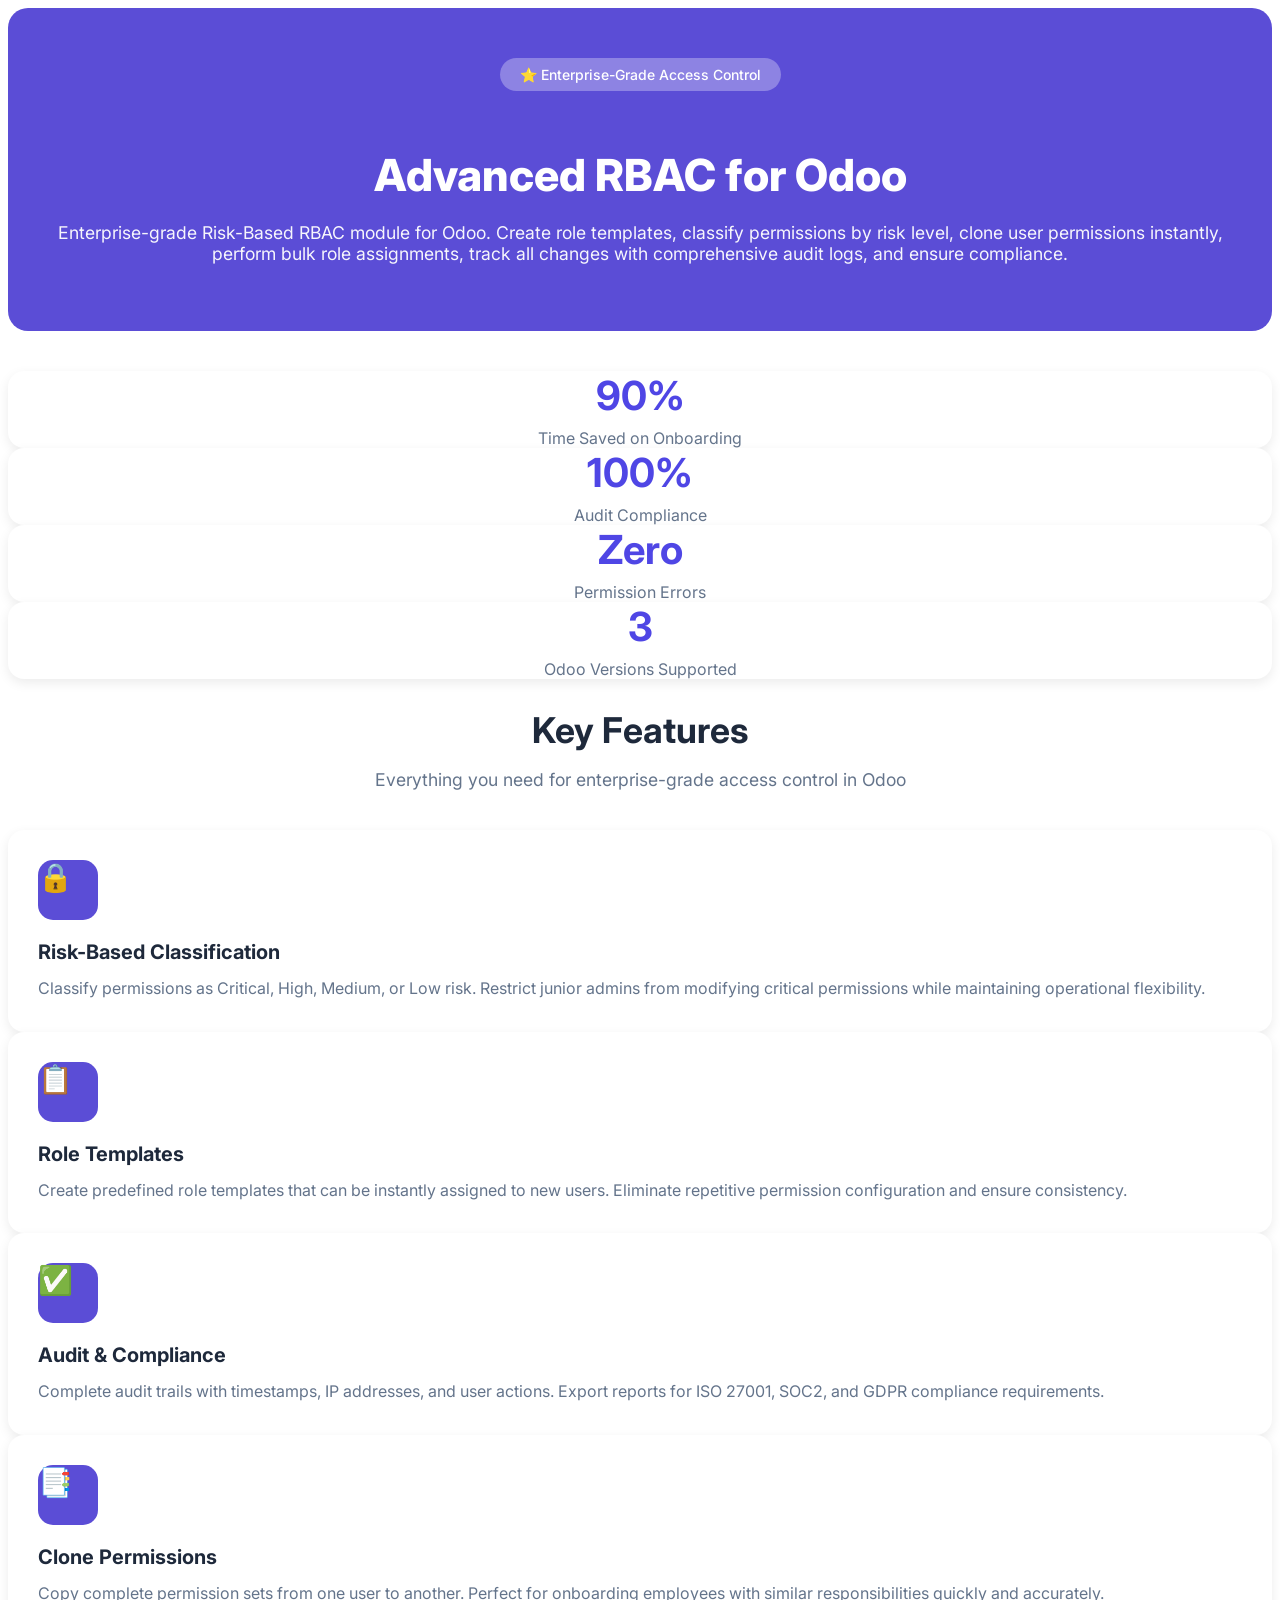
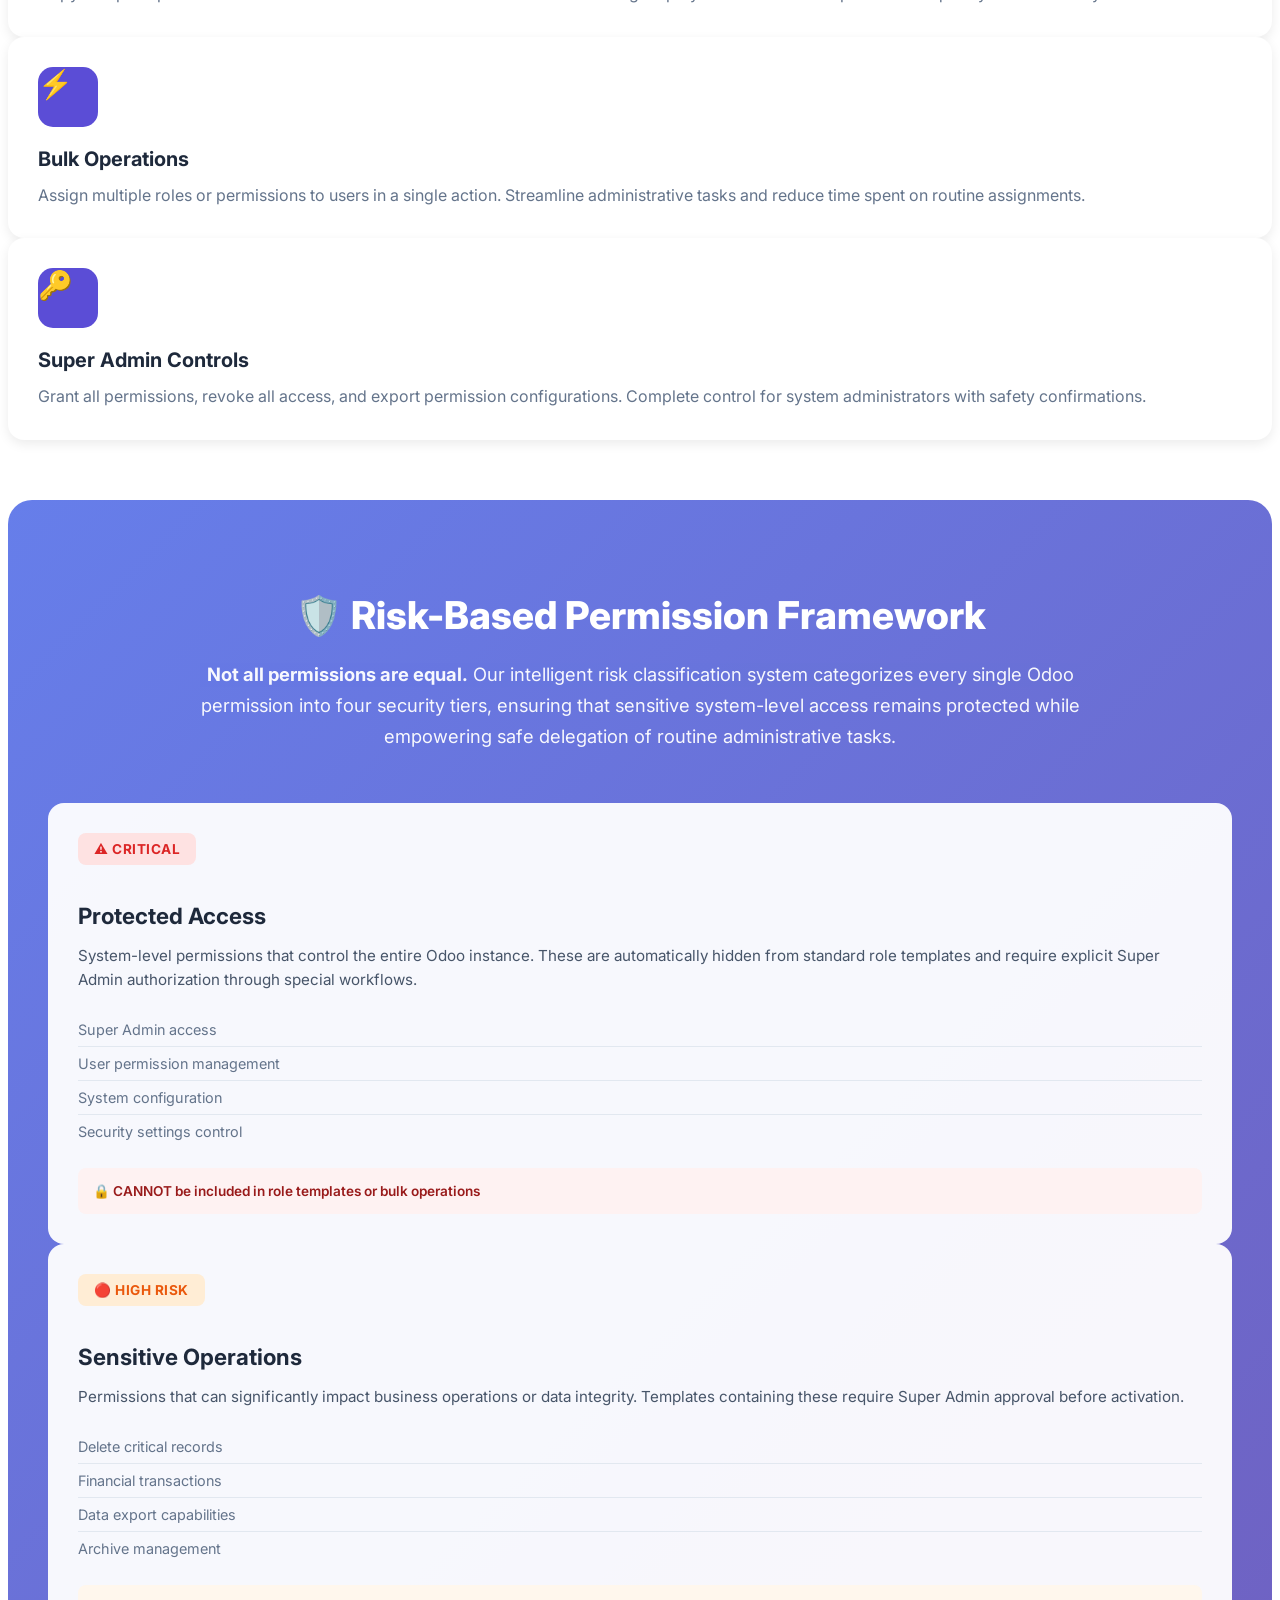
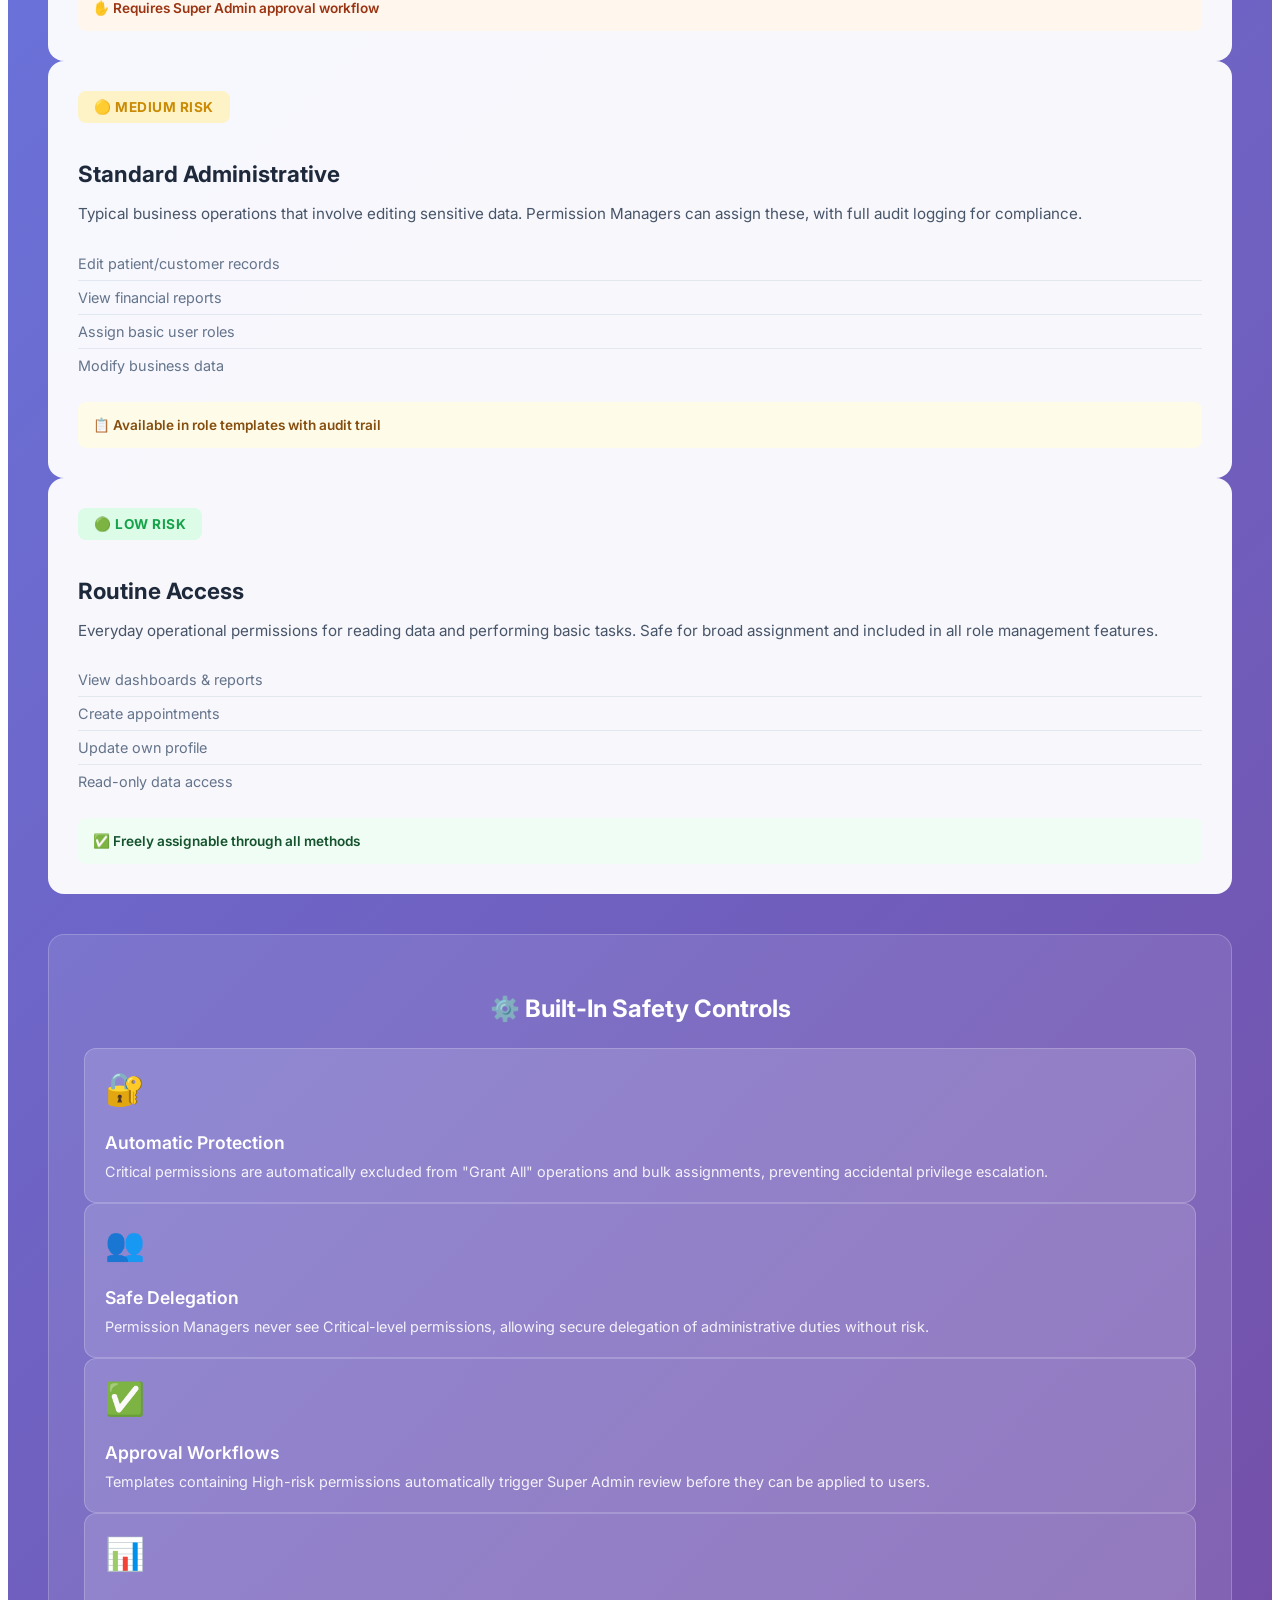
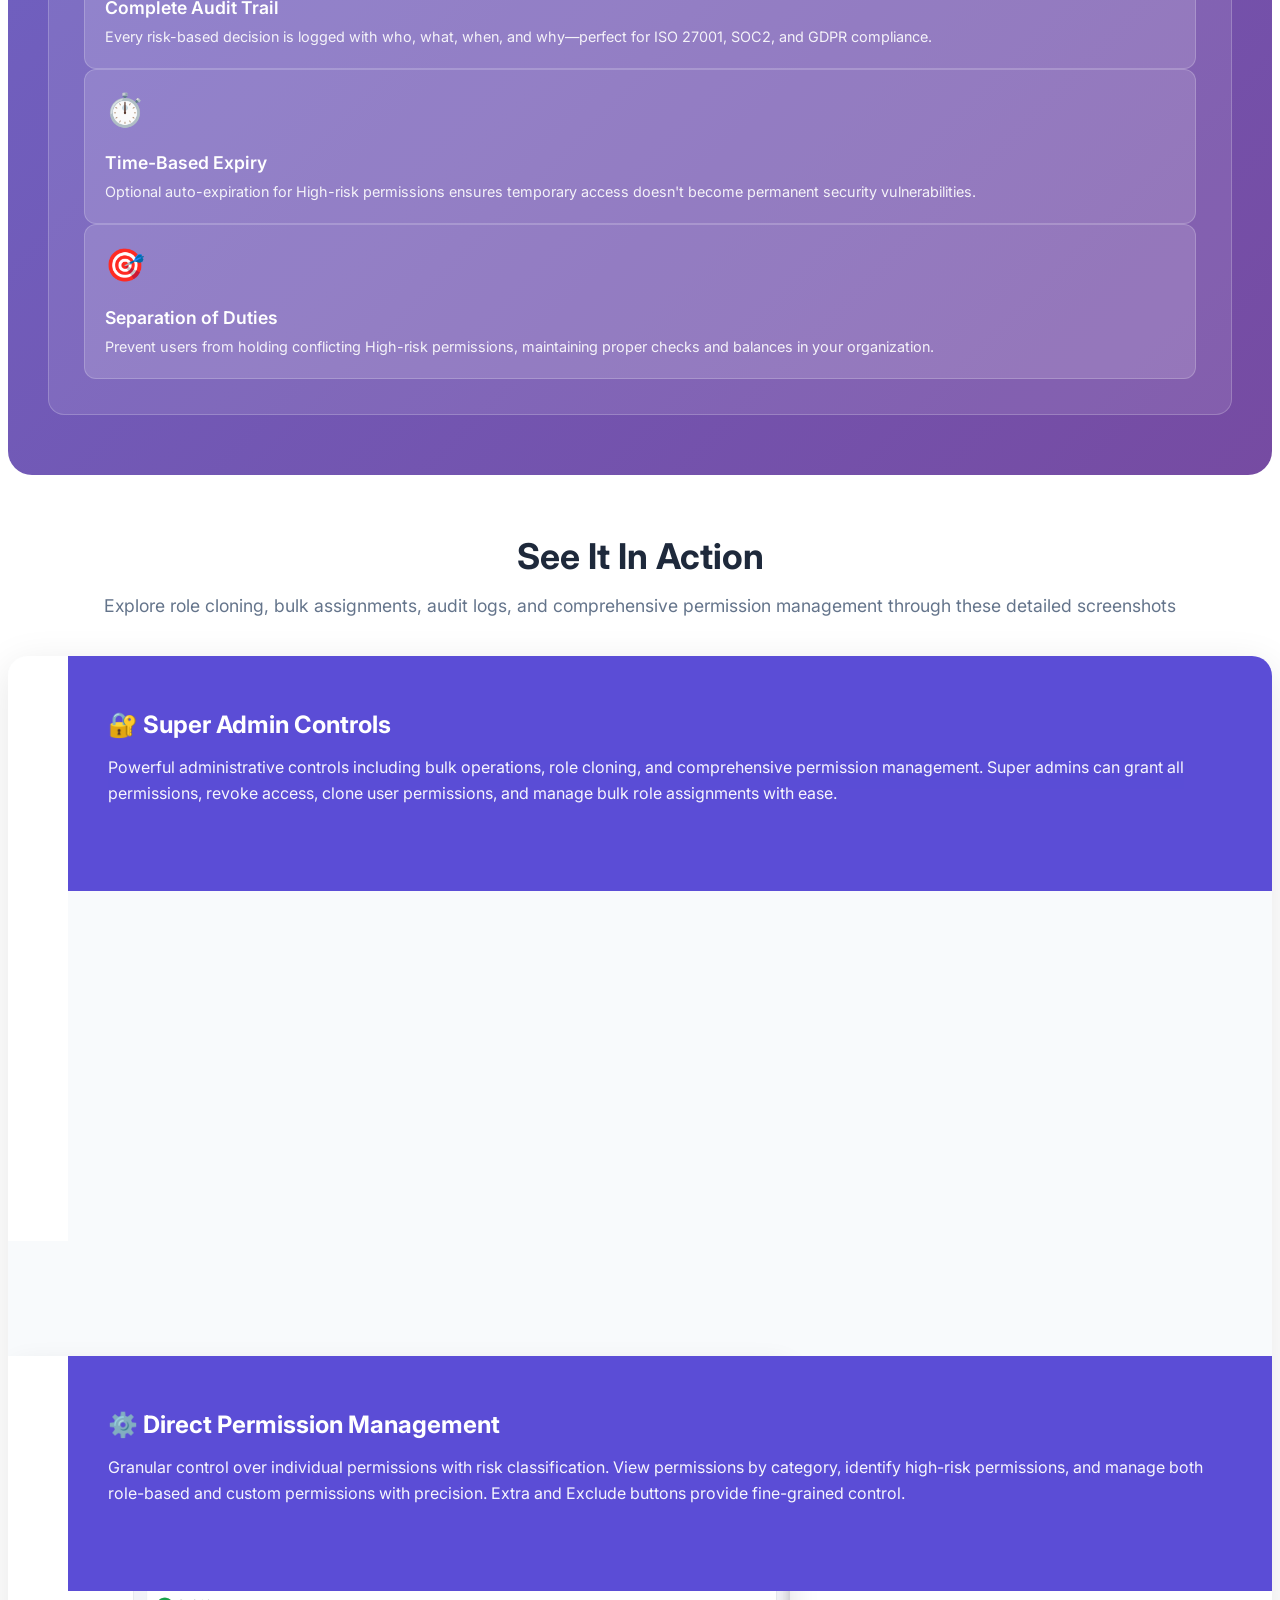
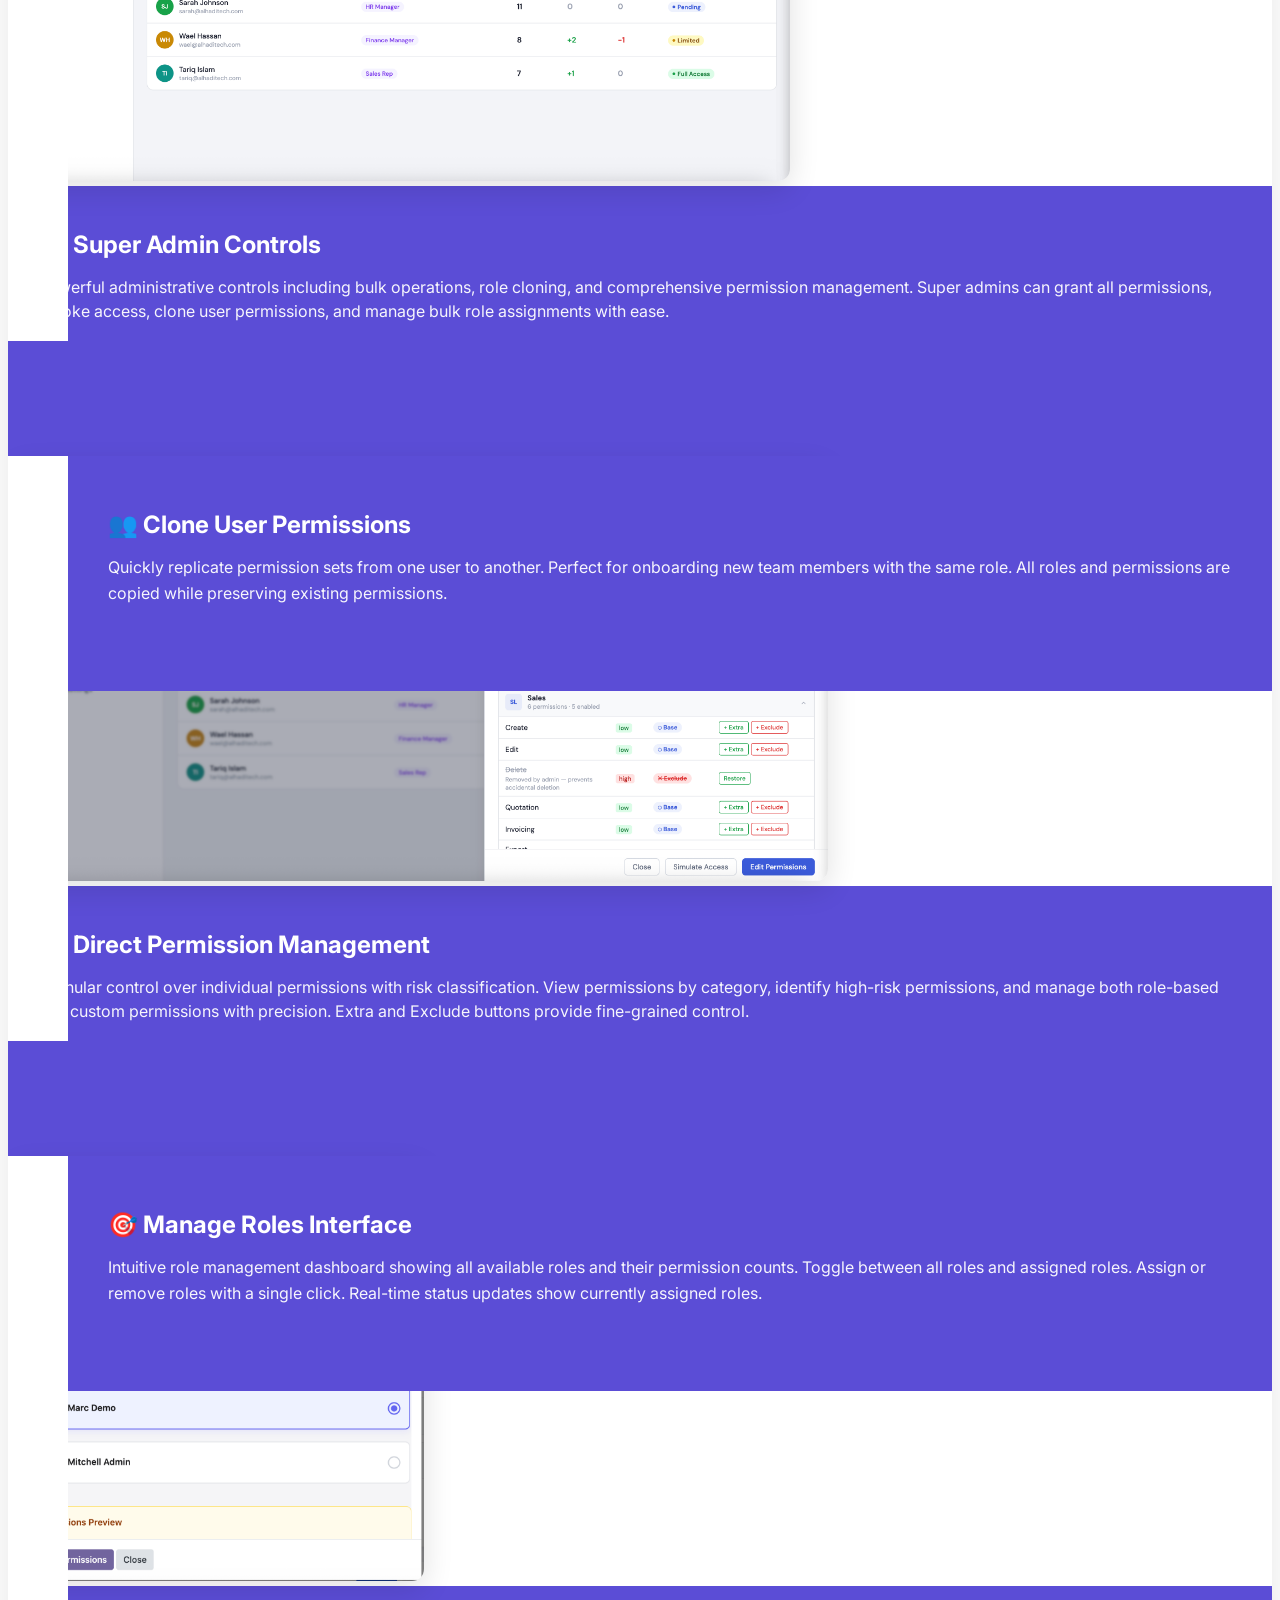
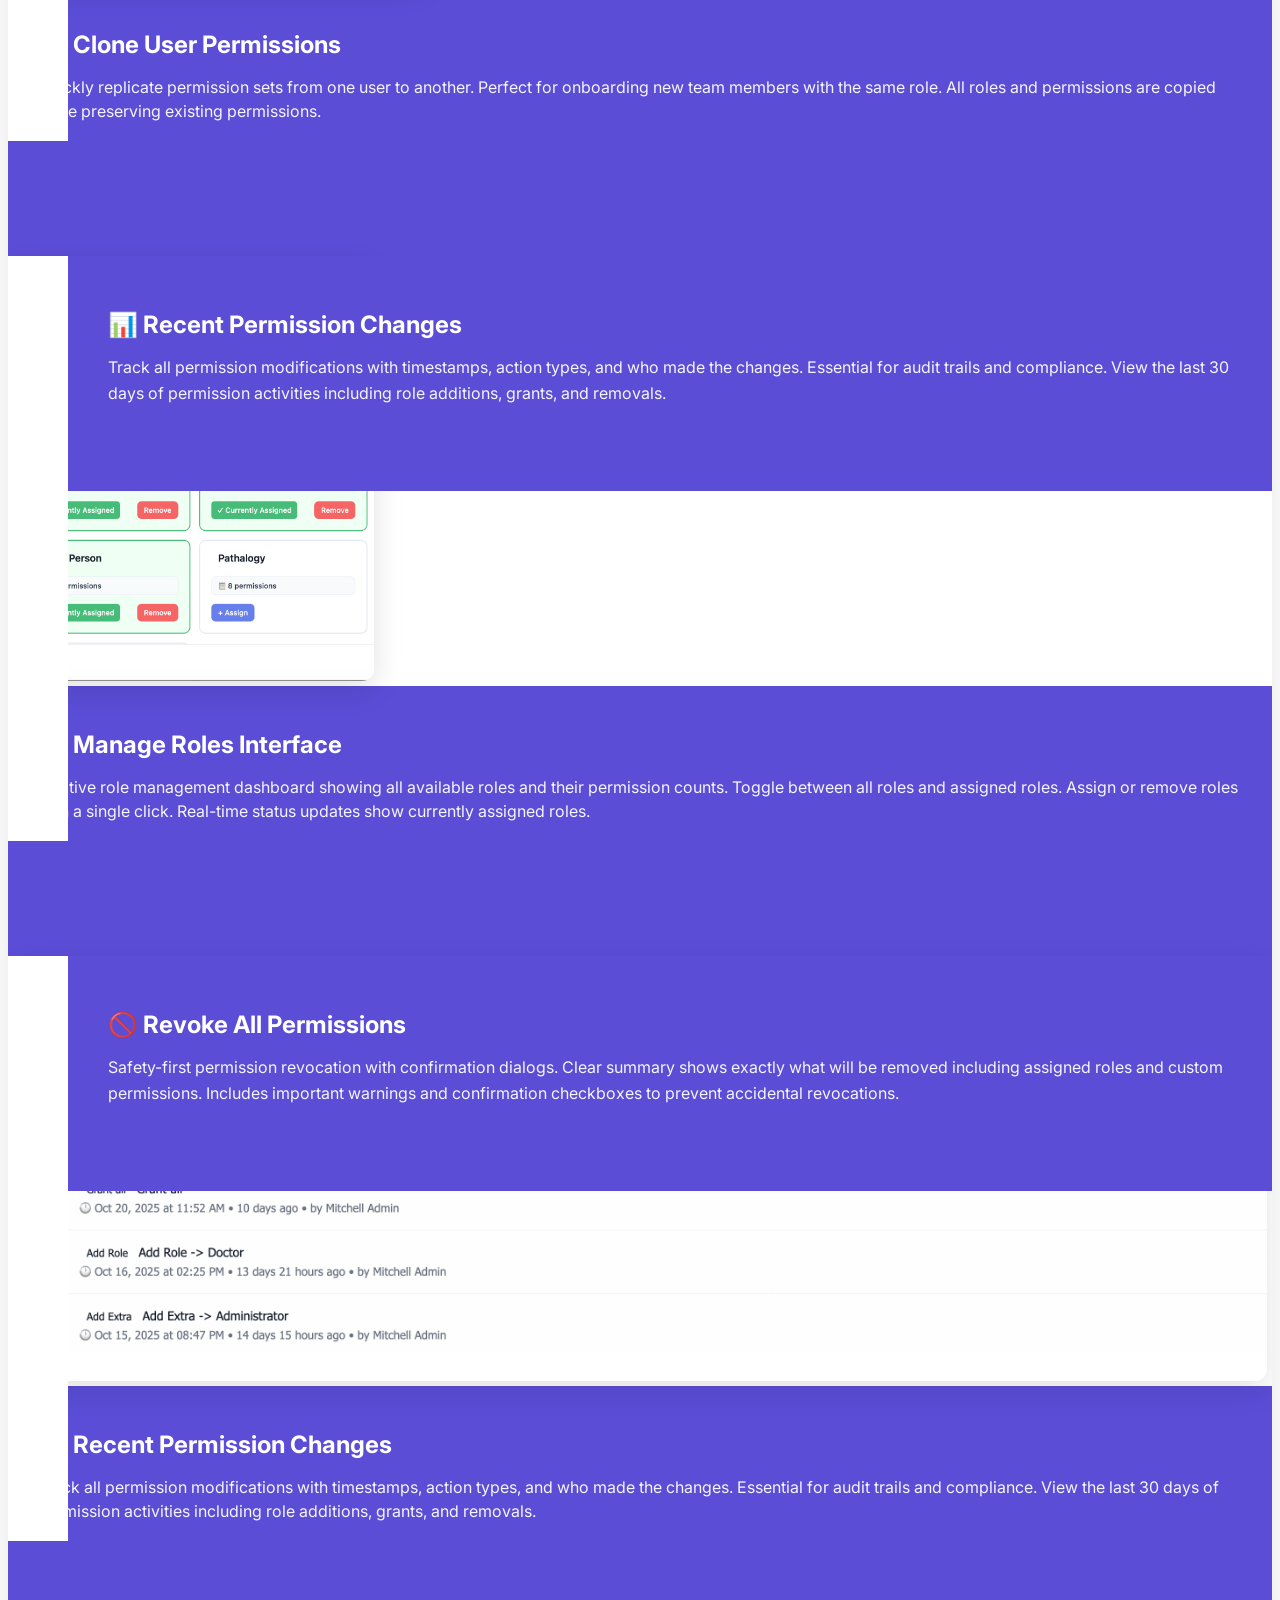
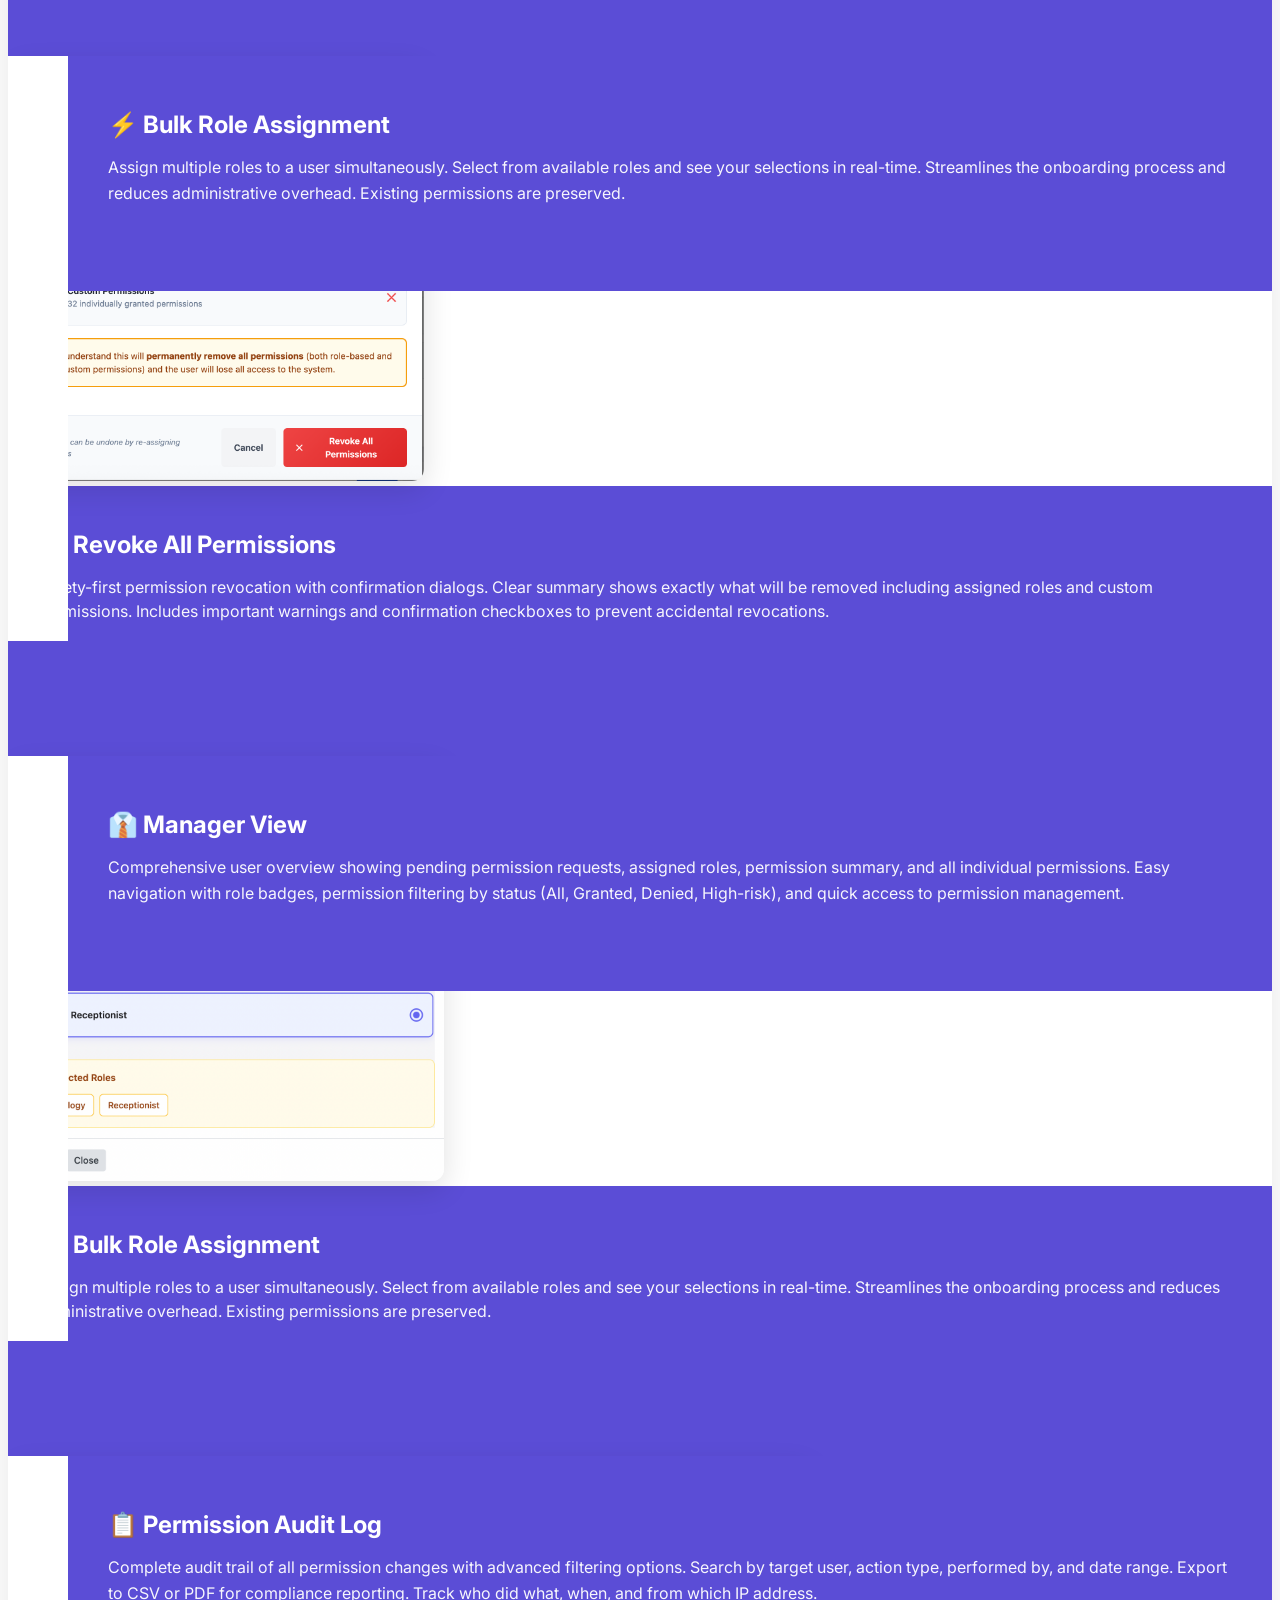
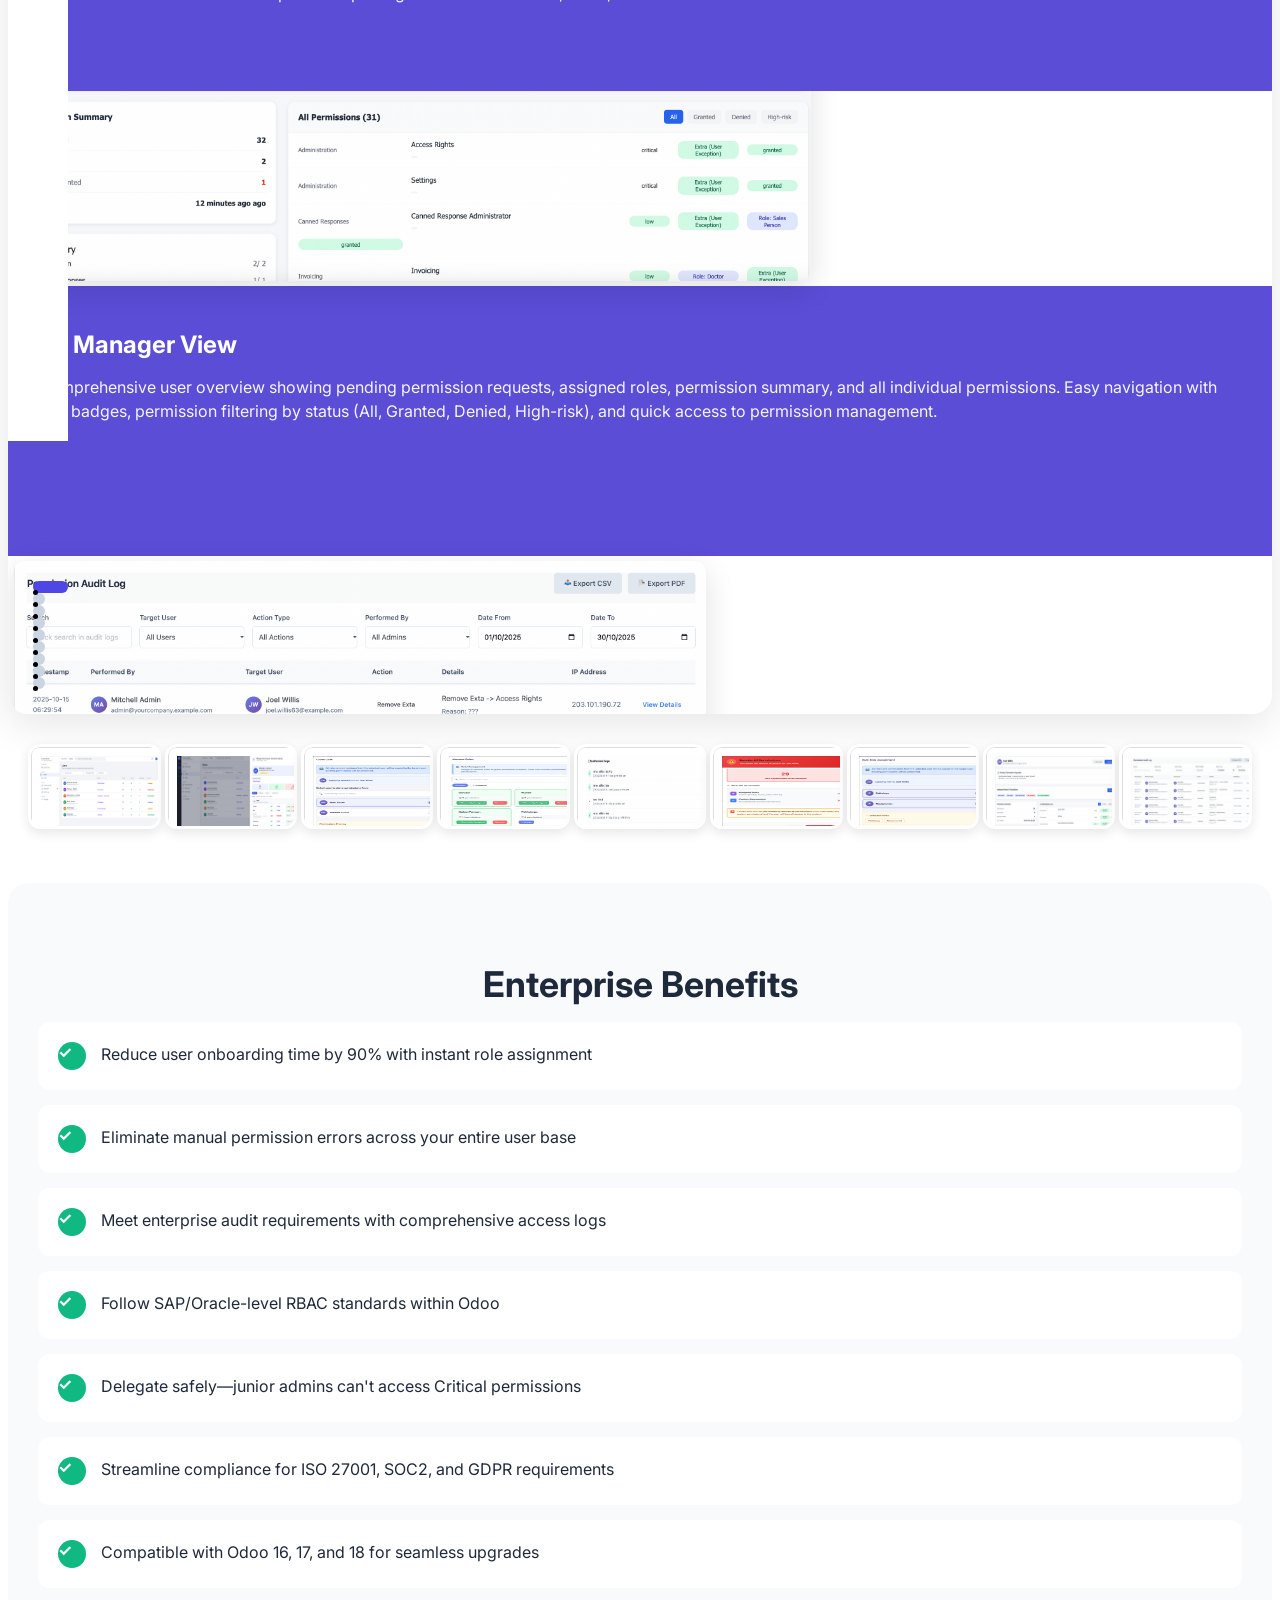
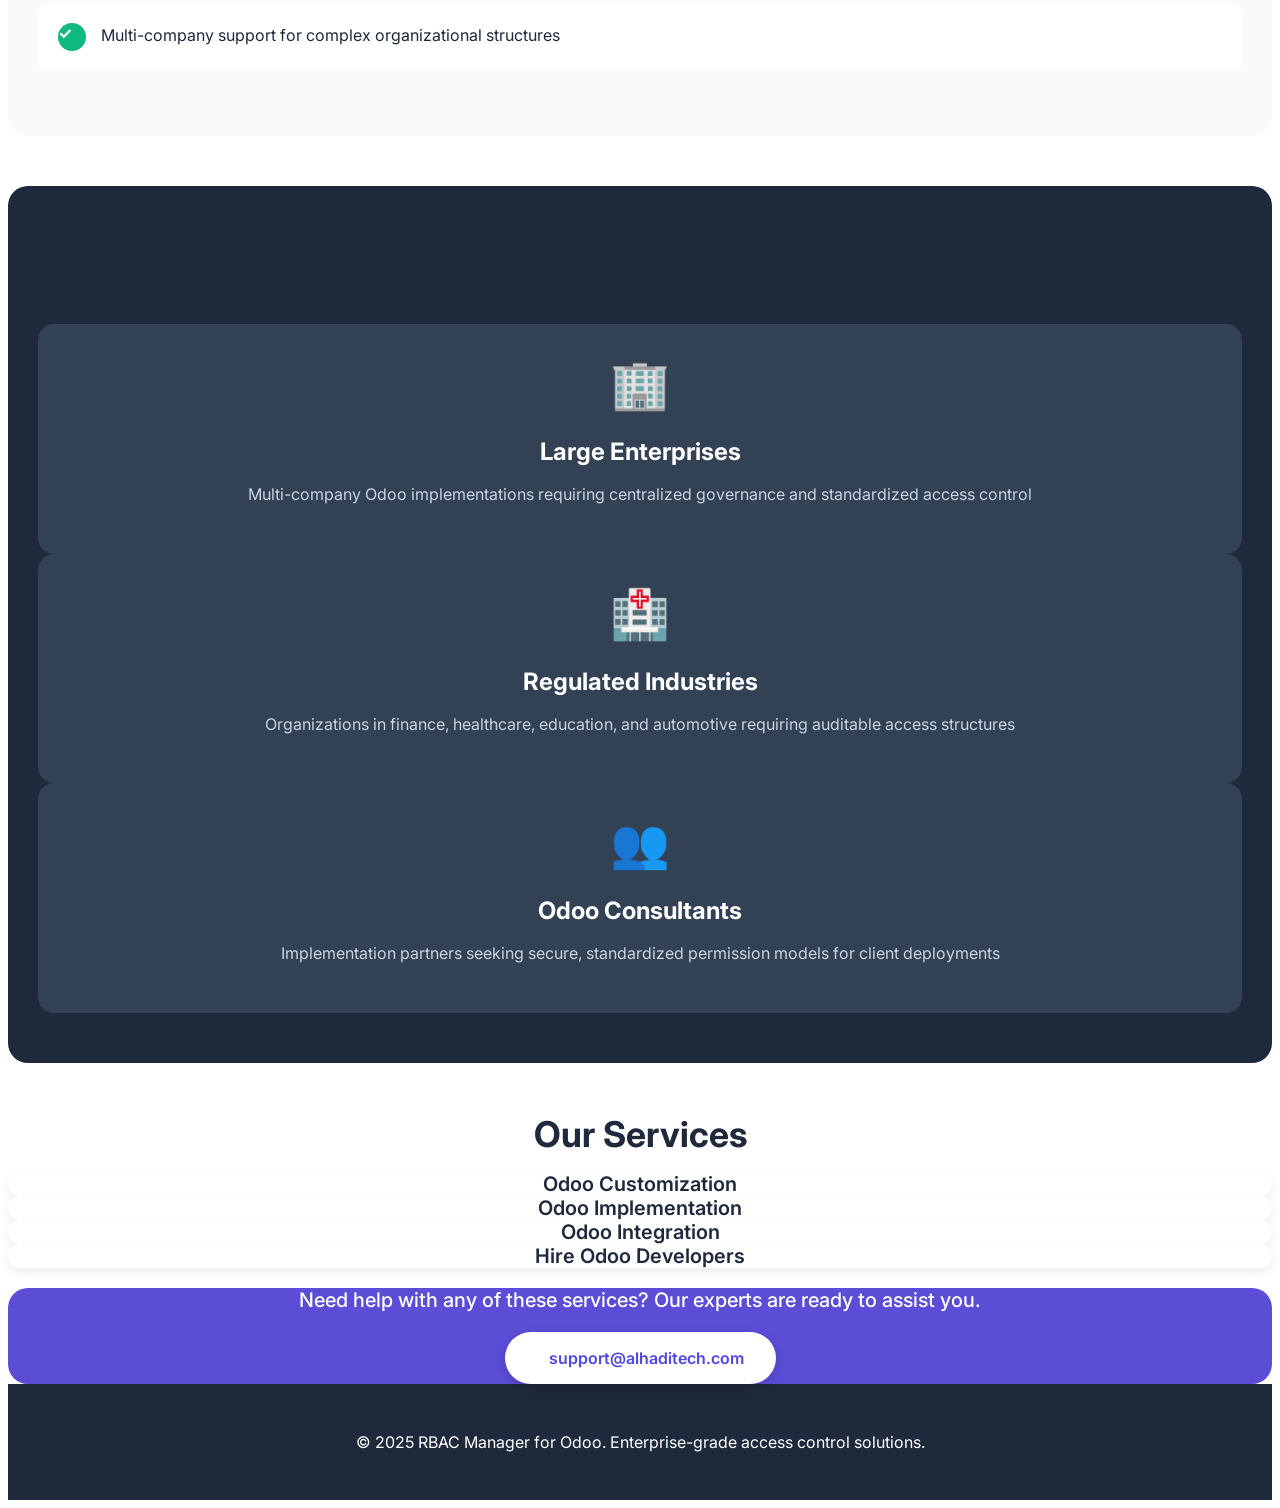
<file: rbac_manager/static/description/index.html>
<!DOCTYPE html>
<html lang="en">

<head>
    <title>Advanced RBAC & Access Management for Odoo | Simplify User Roles & Permissions</title>
    <meta charset="utf-8">
    <meta content="width=device-width, initial-scale=1" name="viewport">
    <meta name="description"
          content="Advanced Role-Based Access Control (RBAC) for Odoo. Simplify user role management, automate access rights, assign permissions by risk level, and enhance security with audit logs and role templates. Perfect for enterprises needing advanced user and access control.">
    <meta name="keywords"
          content="Odoo RBAC, advanced user roles, access management, rights management, permission management, user access control, advanced user management, simplify access management, role-based access, Odoo user security, Odoo enterprise roles, user permissions, role templates, bulk user assignment, security audit logs, Odoo rights manager, Odoo access restriction, Odoo security module, advanced Odoo admin tools, access control Odoo 17, Odoo 18 RBAC">
    <meta name="robots" content="index, follow">
    <meta property="og:title" content="Advanced RBAC & Access Management for Odoo">
    <meta property="og:description"
          content="Powerful RBAC module for Odoo to manage users, roles, and permissions easily. Includes risk-level classification, cloning, and detailed audit trails.">
    <meta property="og:type" content="website">
    <meta property="og:image"
          content="https://apps.odoocdn.com/web/image/loempia.module/272820/icon_image/84x84?unique=741c2f1">
    <meta property="og:url" content="https://apps.odoo.com/apps/modules/19.0/rbac_manager">
    <meta name="twitter:card" content="summary_large_image">
    <link href="https://fonts.googleapis.com" rel="preconnect">
    <link crossorigin href="https://fonts.gstatic.com" rel="preconnect">
    <link href="https://fonts.googleapis.com/css2?family=Inter:wght@300;400;500;600;700;800&display=swap"
          rel="stylesheet">
    <style>
        body {
            font-family: 'Inter', sans-serif;
            background-color: #fff;
        }

        /* Carousel Controls */
        .rbac-carousel .carousel-control-prev:hover,
        .rbac-carousel .carousel-control-next:hover {
            transform: scale(1.1);
            box-shadow: 0 6px 20px rgba(0, 0, 0, 0.3);
        }

        /* Carousel Indicators */
        .rbac-carousel .carousel-indicators [data-bs-target] {
            width: 12px;
            height: 12px;
            border-radius: 50%;
            background-color: #cbd5e1;
            border: none;
            opacity: 1;
            transition: all 0.3s ease;
        }

        .rbac-carousel .carousel-indicators .active {
            background-color: #4f46e5;
            width: 35px;
            border-radius: 6px;
        }

        /* Thumbnails */
        .rbac-thumbnails .rbac-thumbnail.active {
            border-color: #4f46e5;
            box-shadow: 0 8px 24px rgba(79, 70, 229, 0.3);
        }

        /* Responsive */
        @media (max-width: 768px) {
            .rbac-carousel .carousel-item {
                height: 500px;
            }

            .rbac-slide-image-wrapper {
                padding: 20px;
            }

            .rbac-slide-caption {
                padding: 20px 25px;
            }

            .rbac-carousel .carousel-control-prev,
            .rbac-carousel .carousel-control-next {
                width: 45px;
                height: 45px;
            }

            .rbac-carousel .carousel-control-prev {
                left: 10px;
            }

            .rbac-carousel .carousel-control-next {
                right: 10px;
            }
        }
    </style>
</head>

<body>
<section class="py-3" style="background-color: #fff;">
    <div class="container">
        <div class="px-md-5 py-md-4 p-2 mb-4 bg-white shadow" style="border-radius: 20px;">

            <!-- Hero Section -->
            <div class="rbac-hero"
                 style="background-color: #5b4dd6;color: white;border-radius: 20px;padding: 50px 30px;text-align: center;margin-bottom: 40px;">
                <div class="rbac-badge"
                     style="display: inline-block;background-color: rgba(255, 255, 255, 0.3);padding: 8px 20px;border-radius: 50px;font-size: 14px;font-weight: 500;margin-bottom: 20px;">
                    ⭐ Enterprise-Grade Access Control
                </div>
                <h1 style="font-size: calc(1.8rem + 1.2vw);font-weight: 800;margin-bottom: 20px;">Advanced RBAC for
                    Odoo</h1>
                <p class="px-md-5 mb-0" style="font-size: 1.1rem;opacity: 0.95;">Enterprise-grade Risk-Based RBAC module
                    for Odoo. Create role templates,
                    classify permissions by risk level, clone user permissions instantly, perform bulk role assignments,
                    track all changes with comprehensive audit logs, and ensure compliance.</p>
            </div>

            <!-- Stats Section -->
            <div class="mb-5">
                <div class="row g-4">
                    <div class="col-md-6 col-lg-3">
                        <div class="rbac-stat-card oe_row_tab border-0"
                             style="background: white;border-radius: 16px;text-align: center;box-shadow: 0 4px 12px rgba(0, 0, 0, 0.08);height: 100%;width:100%;transition: transform 0.3s ease;">
                            <div class="rbac-stat-number"
                                 style="font-size: 2.5rem;font-weight: 700;color: #4f46e5;margin-bottom: 8px;">90%
                            </div>
                            <div class="rbac-stat-label" style="color: #64748b;font-size: 1rem;">Time Saved on
                                Onboarding
                            </div>
                        </div>
                    </div>
                    <div class="col-md-6 col-lg-3">
                        <div class="rbac-stat-card oe_row_tab border-0"
                             style="background: white;border-radius: 16px;text-align: center;box-shadow: 0 4px 12px rgba(0, 0, 0, 0.08);height: 100%;width:100%;transition: transform 0.3s ease;">
                            <div class="rbac-stat-number"
                                 style="font-size: 2.5rem;font-weight: 700;color: #4f46e5;margin-bottom: 8px;">100%
                            </div>
                            <div class="rbac-stat-label" style="color: #64748b;font-size: 1rem;">Audit Compliance</div>
                        </div>
                    </div>
                    <div class="col-md-6 col-lg-3">
                        <div class="rbac-stat-card oe_row_tab border-0"
                             style="background: white;border-radius: 16px;text-align: center;box-shadow: 0 4px 12px rgba(0, 0, 0, 0.08);height: 100%;width:100%;transition: transform 0.3s ease;">
                            <div class="rbac-stat-number"
                                 style="font-size: 2.5rem;font-weight: 700;color: #4f46e5;margin-bottom: 8px;">Zero
                            </div>
                            <div class="rbac-stat-label" style="color: #64748b;font-size: 1rem;">Permission Errors</div>
                        </div>
                    </div>
                    <div class="col-md-6 col-lg-3">
                        <div class="rbac-stat-card oe_row_tab border-0"
                             style="background: white;border-radius: 16px;text-align: center;box-shadow: 0 4px 12px rgba(0, 0, 0, 0.08);height: 100%;width:100%;transition: transform 0.3s ease;">
                            <div class="rbac-stat-number"
                                 style="font-size: 2.5rem;font-weight: 700;color: #4f46e5;margin-bottom: 8px;">3
                            </div>
                            <div class="rbac-stat-label" style="color: #64748b;font-size: 1rem;">Odoo Versions
                                Supported
                            </div>
                        </div>
                    </div>
                </div>
            </div>

            <!-- Features Section -->
            <div class="my-5">
                <h2 class="rbac-section-title"
                    style="text-align: center;font-size: calc(1.5rem + 0.9vw);font-weight: 700;color: #1e293b;margin-bottom: 16px;">
                    Key Features</h2>
                <p class="rbac-section-subtitle"
                   style="text-align: center;font-size: 1.1rem;color: #64748b;margin-bottom: 40px;">Everything you need
                    for enterprise-grade access control in Odoo</p>

                <div class="row g-4">
                    <div class="col-md-6 col-lg-4">
                        <div class="rbac-feature-card oe_row_tab border-0"
                             style="background: white;border-radius: 16px;padding: 30px;box-shadow: 0 4px 12px rgba(0, 0, 0, 0.08);height: 100%;transition: all 0.3s ease;">
                            <div class="rbac-feature-icon justify-content-center align-items-center"
                                 style="width: 60px;height: 60px;background-color: #5b4dd6;border-radius: 15px;display: flex;font-size: 28px;margin-bottom: 20px;">
                                🔒
                            </div>
                            <div class="rbac-feature-title"
                                 style="font-size: 1.25rem;font-weight: 700;color: #1e293b;margin-bottom: 12px;">
                                Risk-Based Classification
                            </div>
                            <div class="rbac-feature-desc" style="color: #64748b;line-height: 1.6;">Classify permissions
                                as Critical, High, Medium, or Low risk.
                                Restrict junior admins from modifying critical permissions while maintaining operational
                                flexibility.
                            </div>
                        </div>
                    </div>

                    <div class="col-md-6 col-lg-4">
                        <div class="rbac-feature-card oe_row_tab border-0"
                             style="background: white;border-radius: 16px;padding: 30px;box-shadow: 0 4px 12px rgba(0, 0, 0, 0.08);height: 100%;transition: all 0.3s ease;">
                            <div class="rbac-feature-icon justify-content-center align-items-center"
                                 style="width: 60px;height: 60px;background-color: #5b4dd6;border-radius: 15px;display: flex;font-size: 28px;margin-bottom: 20px;">
                                📋
                            </div>
                            <div class="rbac-feature-title"
                                 style="font-size: 1.25rem;font-weight: 700;color: #1e293b;margin-bottom: 12px;">Role
                                Templates
                            </div>
                            <div class="rbac-feature-desc" style="color: #64748b;line-height: 1.6;">Create predefined
                                role templates that can be instantly
                                assigned to new users. Eliminate repetitive permission configuration and ensure
                                consistency.
                            </div>
                        </div>
                    </div>

                    <div class="col-md-6 col-lg-4">
                        <div class="rbac-feature-card oe_row_tab border-0"
                             style="background: white;border-radius: 16px;padding: 30px;box-shadow: 0 4px 12px rgba(0, 0, 0, 0.08);height: 100%;transition: all 0.3s ease;">
                            <div class="rbac-feature-icon justify-content-center align-items-center"
                                 style="width: 60px;height: 60px;background-color: #5b4dd6;border-radius: 15px;display: flex;font-size: 28px;margin-bottom: 20px;">
                                ✅
                            </div>
                            <div class="rbac-feature-title"
                                 style="font-size: 1.25rem;font-weight: 700;color: #1e293b;margin-bottom: 12px;">Audit &
                                Compliance
                            </div>
                            <div class="rbac-feature-desc" style="color: #64748b;line-height: 1.6;">Complete audit
                                trails with timestamps, IP addresses, and user
                                actions. Export reports for ISO 27001, SOC2, and GDPR compliance requirements.
                            </div>
                        </div>
                    </div>

                    <div class="col-md-6 col-lg-4">
                        <div class="rbac-feature-card oe_row_tab border-0"
                             style="background: white;border-radius: 16px;padding: 30px;box-shadow: 0 4px 12px rgba(0, 0, 0, 0.08);height: 100%;transition: all 0.3s ease;">
                            <div class="rbac-feature-icon justify-content-center align-items-center"
                                 style="width: 60px;height: 60px;background-color: #5b4dd6;border-radius: 15px;display: flex;font-size: 28px;margin-bottom: 20px;">
                                📑
                            </div>
                            <div class="rbac-feature-title"
                                 style="font-size: 1.25rem;font-weight: 700;color: #1e293b;margin-bottom: 12px;">Clone
                                Permissions
                            </div>
                            <div class="rbac-feature-desc" style="color: #64748b;line-height: 1.6;">Copy complete
                                permission sets from one user to another.
                                Perfect for onboarding employees with similar responsibilities quickly and accurately.
                            </div>
                        </div>
                    </div>

                    <div class="col-md-6 col-lg-4">
                        <div class="rbac-feature-card oe_row_tab border-0"
                             style="background: white;border-radius: 16px;padding: 30px;box-shadow: 0 4px 12px rgba(0, 0, 0, 0.08);height: 100%;transition: all 0.3s ease;">
                            <div class="rbac-feature-icon justify-content-center align-items-center"
                                 style="width: 60px;height: 60px;background-color: #5b4dd6;border-radius: 15px;display: flex;font-size: 28px;margin-bottom: 20px;">
                                ⚡
                            </div>
                            <div class="rbac-feature-title"
                                 style="font-size: 1.25rem;font-weight: 700;color: #1e293b;margin-bottom: 12px;">Bulk
                                Operations
                            </div>
                            <div class="rbac-feature-desc" style="color: #64748b;line-height: 1.6;">Assign multiple
                                roles or permissions to users in a single
                                action. Streamline administrative tasks and reduce time spent on routine assignments.
                            </div>
                        </div>
                    </div>

                    <div class="col-md-6 col-lg-4">
                        <div class="rbac-feature-card oe_row_tab border-0"
                             style="background: white;border-radius: 16px;padding: 30px;box-shadow: 0 4px 12px rgba(0, 0, 0, 0.08);height: 100%;transition: all 0.3s ease;">
                            <div class="rbac-feature-icon justify-content-center align-items-center"
                                 style="width: 60px;height: 60px;background-color: #5b4dd6;border-radius: 15px;display: flex;font-size: 28px;margin-bottom: 20px;">
                                🔑
                            </div>
                            <div class="rbac-feature-title"
                                 style="font-size: 1.25rem;font-weight: 700;color: #1e293b;margin-bottom: 12px;">Super
                                Admin Controls
                            </div>
                            <div class="rbac-feature-desc" style="color: #64748b;line-height: 1.6;">Grant all
                                permissions, revoke all access, and export
                                permission configurations. Complete control for system administrators with safety
                                confirmations.
                            </div>
                        </div>
                    </div>
                </div>
            </div>

            <!-- Risk-Based Permission Framework Section -->
            <div class="rbac-risk-framework pt-5 p-3  p-sm-5"
                 style="background: linear-gradient(135deg, #667eea 0%, #764ba2 100%);border-radius: 24px;padding: 60px 40px;margin: 60px 0;color: white;position: relative;overflow: hidden;background-color: #667eea;">
                <h2 style="font-size: calc(1.6rem + 1vw);font-weight: 800;margin-bottom: 20px;text-align: center;position: relative;">
                    🛡️ Risk-Based Permission Framework</h2>
                <div class="framework-intro"
                     style="text-align: center;font-size: 1.15rem;margin-bottom: 50px;opacity: 0.95;max-width: 900px;margin-left: auto;margin-right: auto;line-height: 1.7;position: relative;">
                    <strong>Not all permissions are equal.</strong> Our intelligent risk classification system
                    categorizes every single Odoo permission into four security tiers, ensuring that sensitive
                    system-level access remains protected while empowering safe delegation of routine administrative
                    tasks.
                </div>

                <div class="row g-4">
                    <!-- Critical Risk Level -->
                    <div class="col-md-6 col-lg-4">
                        <div class="oe_row_tab border-0"
                             style="background-color: rgba(255, 255, 255, 0.95);border-radius: 16px;padding: 30px;transition: all 0.3s ease;position: relative;overflow: hidden;height: 100%;">
                            <span class="risk-badge-large critical"
                                  style="display: inline-block;padding: 8px 16px;border-radius: 8px;font-weight: 700;font-size: 0.85rem;text-transform: uppercase;letter-spacing: 0.5px;margin-bottom: 15px;background-color: #fee2e2;color: #dc2626;">⚠️ Critical</span>
                            <h3 style="color: #1e293b;font-size: 1.4rem;font-weight: 700;margin-bottom: 12px;">Protected
                                Access</h3>
                            <p class="risk-description"
                               style="color: #475569;font-size: 0.95rem;line-height: 1.6;margin-bottom: 20px;">
                                System-level permissions that control the entire Odoo instance. These are automatically
                                hidden from standard role templates and require explicit Super Admin authorization
                                through
                                special workflows.
                            </p>
                            <ul class="risk-permissions-list" style="list-style: none;padding: 0;margin: 20px 0 0 0;">
                                <li style="color: #64748b;font-size: 0.9rem;padding: 8px 0;border-bottom: 1px solid #e2e8f0;display: flex;align-items: center;">
                                    Super Admin access
                                </li>
                                <li style="color: #64748b;font-size: 0.9rem;padding: 8px 0;border-bottom: 1px solid #e2e8f0;display: flex;align-items: center;">
                                    User permission management
                                </li>
                                <li style="color: #64748b;font-size: 0.9rem;padding: 8px 0;border-bottom: 1px solid #e2e8f0;display: flex;align-items: center;">
                                    System configuration
                                </li>
                                <li style="color: #64748b;font-size: 0.9rem;padding: 8px 0;border-bottom: 1px solid #e2e8f0;display: flex;align-items: center;border-bottom: none;">
                                    Security settings control
                                </li>
                            </ul>
                            <div style="margin-top: 20px; padding: 15px; background: #fef2f2; border-radius: 8px; color: #991b1b; font-size: 0.85rem; font-weight: 600;">
                                🔒 CANNOT be included in role templates or bulk operations
                            </div>
                        </div>
                    </div>

                    <!-- High Risk Level -->
                    <div class="col-md-6 col-lg-4">
                        <div class="oe_row_tab border-0"
                             style="background-color: rgba(255, 255, 255, 0.95);border-radius: 16px;padding: 30px;transition: all 0.3s ease;position: relative;overflow: hidden;height: 100%;">
                        <span class="risk-badge-large high"
                              style="display: inline-block;padding: 8px 16px;border-radius: 8px;font-weight: 700;font-size: 0.85rem;text-transform: uppercase;letter-spacing: 0.5px;margin-bottom: 15px;background-color: #ffedd5;color: #ea580c;">🔴 High Risk</span>
                            <h3 style="color: #1e293b;font-size: 1.4rem;font-weight: 700;margin-bottom: 12px;">Sensitive
                                Operations</h3>
                            <p class="risk-description"
                               style="color: #475569;font-size: 0.95rem;line-height: 1.6;margin-bottom: 20px;">
                                Permissions that can significantly impact business operations or data integrity.
                                Templates
                                containing these require Super Admin approval before activation.
                            </p>
                            <ul class="risk-permissions-list" style="list-style: none;padding: 0;margin: 20px 0 0 0;">
                                <li style="color: #64748b;font-size: 0.9rem;padding: 8px 0;border-bottom: 1px solid #e2e8f0;display: flex;align-items: center;">
                                    Delete critical records
                                </li>
                                <li style="color: #64748b;font-size: 0.9rem;padding: 8px 0;border-bottom: 1px solid #e2e8f0;display: flex;align-items: center;">
                                    Financial transactions
                                </li>
                                <li style="color: #64748b;font-size: 0.9rem;padding: 8px 0;border-bottom: 1px solid #e2e8f0;display: flex;align-items: center;">
                                    Data export capabilities
                                </li>
                                <li style="color: #64748b;font-size: 0.9rem;padding: 8px 0;border-bottom: 1px solid #e2e8f0;display: flex;align-items: center;border-bottom: none;">
                                    Archive management
                                </li>
                            </ul>
                            <div style="margin-top: 20px; padding: 15px; background: #fff7ed; border-radius: 8px; color: #9a3412; font-size: 0.85rem; font-weight: 600;">
                                ✋ Requires Super Admin approval workflow
                            </div>
                        </div>
                    </div>

                    <!-- Medium Risk Level -->
                    <div class="col-md-6 col-lg-4">
                        <div class="oe_row_tab border-0"
                             style="background-color: rgba(255, 255, 255, 0.95);border-radius: 16px;padding: 30px;transition: all 0.3s ease;position: relative;overflow: hidden;height: 100%;">
                        <span class="risk-badge-large medium"
                              style="display: inline-block;padding: 8px 16px;border-radius: 8px;font-weight: 700;font-size: 0.85rem;text-transform: uppercase;letter-spacing: 0.5px;margin-bottom: 15px;background-color: #fef3c7;color: #ca8a04;">🟡 Medium Risk</span>
                            <h3 style="color: #1e293b;font-size: 1.4rem;font-weight: 700;margin-bottom: 12px;">Standard
                                Administrative</h3>
                            <p class="risk-description"
                               style="color: #475569;font-size: 0.95rem;line-height: 1.6;margin-bottom: 20px;">
                                Typical business operations that involve editing sensitive data. Permission Managers can
                                assign these, with full audit logging for compliance.
                            </p>
                            <ul class="risk-permissions-list" style="list-style: none;padding: 0;margin: 20px 0 0 0;">
                                <li style="color: #64748b;font-size: 0.9rem;padding: 8px 0;border-bottom: 1px solid #e2e8f0;display: flex;align-items: center;">
                                    Edit patient/customer records
                                </li>
                                <li style="color: #64748b;font-size: 0.9rem;padding: 8px 0;border-bottom: 1px solid #e2e8f0;display: flex;align-items: center;">
                                    View financial reports
                                </li>
                                <li style="color: #64748b;font-size: 0.9rem;padding: 8px 0;border-bottom: 1px solid #e2e8f0;display: flex;align-items: center;">
                                    Assign basic user roles
                                </li>
                                <li style="color: #64748b;font-size: 0.9rem;padding: 8px 0;border-bottom: 1px solid #e2e8f0;display: flex;align-items: center;border-bottom: none;">
                                    Modify business data
                                </li>
                            </ul>
                            <div style="margin-top: 20px; padding: 15px; background: #fefce8; border-radius: 8px; color: #854d0e; font-size: 0.85rem; font-weight: 600;">
                                📋 Available in role templates with audit trail
                            </div>
                        </div>
                    </div>

                    <!-- Low Risk Level -->
                    <div class="col-md-6 col-lg-4">
                        <div class="oe_row_tab border-0"
                             style="background-color: rgba(255, 255, 255, 0.95);border-radius: 16px;padding: 30px;transition: all 0.3s ease;position: relative;overflow: hidden;height: 100%;">
                        <span class="risk-badge-large low"
                              style="display: inline-block;padding: 8px 16px;border-radius: 8px;font-weight: 700;font-size: 0.85rem;text-transform: uppercase;letter-spacing: 0.5px;margin-bottom: 15px;background-color: #dcfce7;color: #16a34a;">🟢 Low Risk</span>
                            <h3 style="color: #1e293b;font-size: 1.4rem;font-weight: 700;margin-bottom: 12px;">Routine
                                Access</h3>
                            <p class="risk-description"
                               style="color: #475569;font-size: 0.95rem;line-height: 1.6;margin-bottom: 20px;">
                                Everyday operational permissions for reading data and performing basic tasks. Safe for
                                broad
                                assignment and included in all role management features.
                            </p>
                            <ul class="risk-permissions-list" style="list-style: none;padding: 0;margin: 20px 0 0 0;">
                                <li style="color: #64748b;font-size: 0.9rem;padding: 8px 0;border-bottom: 1px solid #e2e8f0;display: flex;align-items: center;">
                                    View dashboards & reports
                                </li>
                                <li style="color: #64748b;font-size: 0.9rem;padding: 8px 0;border-bottom: 1px solid #e2e8f0;display: flex;align-items: center;">
                                    Create appointments
                                </li>
                                <li style="color: #64748b;font-size: 0.9rem;padding: 8px 0;border-bottom: 1px solid #e2e8f0;display: flex;align-items: center;">
                                    Update own profile
                                </li>
                                <li style="color: #64748b;font-size: 0.9rem;padding: 8px 0;border-bottom: 1px solid #e2e8f0;display: flex;align-items: center;border-bottom: none;">
                                    Read-only data access
                                </li>
                            </ul>
                            <div style="margin-top: 20px; padding: 15px; background: #f0fdf4; border-radius: 8px; color: #14532d; font-size: 0.85rem; font-weight: 600;">
                                ✅ Freely assignable through all methods
                            </div>
                        </div>
                    </div>
                </div>

                <!-- Risk Controls Section -->
                <div class="risk-controls-section p-sm-4 p-2 pt-5"
                     style="background: rgba(255, 255, 255, 0.1);border-radius: 16px;padding: 35px;margin-top: 40px;border: 1px solid rgba(255, 255, 255, 0.2);position: relative;background-color: rgba(255, 255, 255, 0.1);">
                    <h3 style="font-size: 1.5rem;font-weight: 700;margin-bottom: 25px;text-align: center;">⚙️ Built-In
                        Safety Controls</h3>
                    <div class="row g-4">
                        <div class="col-md-6 col-lg-4">
                            <div class="control-feature"
                                 style="border-radius: 12px;padding: 20px;border: 1px solid rgba(255, 255, 255, 0.2);background-color: rgba(255, 255, 255, 0.15);height: 100%;">
                                <div class="control-feature-icon" style="font-size: 2rem;margin-bottom: 12px;">🔐</div>
                                <h4 style="font-size: 1.1rem;font-weight: 600;margin-bottom: 8px;">Automatic
                                    Protection</h4>
                                <p style="font-size: 0.9rem;opacity: 0.9;margin: 0;line-height: 1.5;">Critical
                                    permissions
                                    are automatically excluded from "Grant All" operations and bulk
                                    assignments, preventing accidental privilege escalation.</p>
                            </div>
                        </div>

                        <div class="col-md-6 col-lg-4">
                            <div class="control-feature"
                                 style="border-radius: 12px;padding: 20px;border: 1px solid rgba(255, 255, 255, 0.2);background-color: rgba(255, 255, 255, 0.15);height: 100%;">
                                <div class="control-feature-icon" style="font-size: 2rem;margin-bottom: 12px;">👥</div>
                                <h4 style="font-size: 1.1rem;font-weight: 600;margin-bottom: 8px;">Safe Delegation</h4>
                                <p style="font-size: 0.9rem;opacity: 0.9;margin: 0;line-height: 1.5;">Permission
                                    Managers
                                    never see Critical-level permissions, allowing secure delegation of
                                    administrative duties without risk.</p>
                            </div>
                        </div>

                        <div class="col-md-6 col-lg-4">
                            <div class="control-feature"
                                 style="border-radius: 12px;padding: 20px;border: 1px solid rgba(255, 255, 255, 0.2);background-color: rgba(255, 255, 255, 0.15);height: 100%;">
                                <div class="control-feature-icon" style="font-size: 2rem;margin-bottom: 12px;">✅</div>
                                <h4 style="font-size: 1.1rem;font-weight: 600;margin-bottom: 8px;">Approval
                                    Workflows</h4>
                                <p style="font-size: 0.9rem;opacity: 0.9;margin: 0;line-height: 1.5;">Templates
                                    containing
                                    High-risk permissions automatically trigger Super Admin review
                                    before they can be applied to users.</p>
                            </div>
                        </div>

                        <div class="col-md-6 col-lg-4">
                            <div class="control-feature"
                                 style="border-radius: 12px;padding: 20px;border: 1px solid rgba(255, 255, 255, 0.2);background-color: rgba(255, 255, 255, 0.15);height: 100%;">
                                <div class="control-feature-icon" style="font-size: 2rem;margin-bottom: 12px;">📊</div>
                                <h4 style="font-size: 1.1rem;font-weight: 600;margin-bottom: 8px;">Complete Audit
                                    Trail</h4>
                                <p style="font-size: 0.9rem;opacity: 0.9;margin: 0;line-height: 1.5;">Every risk-based
                                    decision is logged with who, what, when, and why—perfect for ISO 27001,
                                    SOC2, and GDPR compliance.</p>
                            </div>
                        </div>

                        <div class="col-md-6 col-lg-4">
                            <div class="control-feature"
                                 style="border-radius: 12px;padding: 20px;border: 1px solid rgba(255, 255, 255, 0.2);background-color: rgba(255, 255, 255, 0.15);height: 100%;">
                                <div class="control-feature-icon" style="font-size: 2rem;margin-bottom: 12px;">⏱️</div>
                                <h4 style="font-size: 1.1rem;font-weight: 600;margin-bottom: 8px;">Time-Based
                                    Expiry</h4>
                                <p style="font-size: 0.9rem;opacity: 0.9;margin: 0;line-height: 1.5;">Optional
                                    auto-expiration for High-risk permissions ensures temporary access doesn't
                                    become permanent security vulnerabilities.</p>
                            </div>
                        </div>

                        <div class="col-md-6 col-lg-4">
                            <div class="control-feature"
                                 style="border-radius: 12px;padding: 20px;border: 1px solid rgba(255, 255, 255, 0.2);background-color: rgba(255, 255, 255, 0.15);height: 100%;">
                                <div class="control-feature-icon" style="font-size: 2rem;margin-bottom: 12px;">🎯</div>
                                <h4 style="font-size: 1.1rem;font-weight: 600;margin-bottom: 8px;">Separation of
                                    Duties</h4>
                                <p style="font-size: 0.9rem;opacity: 0.9;margin: 0;line-height: 1.5;">Prevent users from
                                    holding conflicting High-risk permissions, maintaining proper checks
                                    and balances in your organization.</p>
                            </div>
                        </div>
                    </div>
                </div>
            </div>


            <!-- Screenshots Carousel Section -->
            <div class="my-5">
                <h2 class="rbac-section-title"
                    style="text-align: center;font-size: calc(1.5rem + 0.9vw);font-weight: 700;color: #1e293b;margin-bottom: 16px;">
                    See It In Action</h2>
                <p class="rbac-section-subtitle"
                   style="text-align: center;font-size: 1.1rem;color: #64748b;margin-bottom: 40px;">Explore role
                    cloning, bulk assignments, audit logs, and comprehensive
                    permission management through these detailed screenshots</p>

                <!-- Bootstrap Carousel -->
                <div id="rbacCarousel" class="carousel slide rbac-carousel" data-bs-ride="carousel"
                     data-bs-interval="5000"
                     style="border-radius: 20px;overflow: hidden;box-shadow: 0 10px 40px rgba(0, 0, 0, 0.1);margin-bottom: 30px;">
                    <!-- Carousel Inner -->
                    <div class="carousel-inner" style="background-color: #f8fafc;">
                        <!-- Slide 1 -->
                        <div class="carousel-item active" style="height: 700px;">
                            <!-- for desktop only -->
                            <div class="rbac-slide-content flex-column d-none d-md-flex" style="height: 100%;display: flex;">
                                <div class="rbac-slide-image-wrapper justify-content-center align-items-center"
                                     style="flex: 1;display: flex;padding: 30px;background-color: white;height:75%">
                                    <img src="super_admin_1.png" alt="Super Admin Controls" class="d-block mh-100" loading="lazy"
                                         style="max-width: 100%;max-height: 100%;object-fit: contain;border-radius: 12px;box-shadow: 0 8px 30px rgba(0, 0, 0, 0.12);">
                                </div>
                                <div class="rbac-slide-caption"
                                     style="background-color: #5b4dd6;color: white;padding: 30px 40px;height:25%;">
                                    <h3 style="font-size: 1.5rem;font-weight: 700;margin-bottom: 12px;">🔐 Super Admin
                                        Controls</h3>
                                    <p style="font-size: 1rem;line-height: 1.6;opacity: 0.95;margin-bottom: 0;">Powerful
                                        administrative controls including bulk operations, role cloning, and
                                        comprehensive permission management. Super admins can grant all permissions,
                                        revoke access, clone user permissions, and manage bulk role assignments with
                                        ease.</p>
                                </div>
                            </div>
                            <!-- for mobile only -->
                            <div class="rbac-slide-content flex-column d-flex d-md-none" style="height: 100%;">
                                <div class="rbac-slide-image-wrapper justify-content-center align-items-center"
                                     style="flex: 1;display: flex;padding: 5px;background-color: white;height:60%;">
                                    <img src="super_admin_1.png" alt="Super Admin Controls" class="d-block mh-100" loading="lazy"
                                         style="max-width: 100%;max-height: 100%;object-fit: contain;border-radius: 12px;box-shadow: 0 8px 30px rgba(0, 0, 0, 0.12);">
                                </div>
                                <div class="rbac-slide-caption"
                                     style="background-color: #5b4dd6;color: white;padding: 20px 30px;height:40%;">
                                    <h3 style="font-size: 1.5rem;font-weight: 700;margin-bottom: 12px;">🔐 Super Admin
                                        Controls</h3>
                                    <p style="font-size: 1rem;line-height: 1.5;opacity: 0.95;margin-bottom: 0;">Powerful
                                        administrative controls including bulk operations, role cloning, and
                                        comprehensive permission management. Super admins can grant all permissions,
                                        revoke access, clone user permissions, and manage bulk role assignments with
                                        ease.</p>
                                </div>
                            </div>
                        </div>

                        <!-- Slide 2 -->
                        <div class="carousel-item" style="height: 700px;">
                            <!-- for desktop only -->
                            <div class="rbac-slide-content flex-column d-none d-md-flex" style="height: 100%;display: flex;">
                                <div class="rbac-slide-image-wrapper justify-content-center align-items-center"
                                     style="flex: 1;display: flex;padding: 30px;background-color: white;height:75%">
                                    <img src="super_admin2.png" alt="Direct Permission Management" class="d-block mh-100" loading="lazy"
                                         style="max-width: 100%;max-height: 100%;object-fit: contain;border-radius: 12px;box-shadow: 0 8px 30px rgba(0, 0, 0, 0.12);">
                                </div>
                                <div class="rbac-slide-caption"
                                     style="background-color: #5b4dd6;color: white;padding: 30px 40px;height:25%;">
                                    <h3 style="font-size: 1.5rem;font-weight: 700;margin-bottom: 12px;">⚙️ Direct
                                        Permission Management</h3>
                                    <p style="font-size: 1rem;line-height: 1.6;opacity: 0.95;margin-bottom: 0;">Granular
                                        control over individual permissions with risk classification. View
                                        permissions by category, identify high-risk permissions, and manage both
                                        role-based and custom permissions with precision. Extra and Exclude buttons
                                        provide fine-grained control.</p>
                                </div>
                            </div>
                            <!-- for mobile only -->
                            <div class="rbac-slide-content flex-column d-flex d-md-none" style="height: 100%;">
                                <div class="rbac-slide-image-wrapper justify-content-center align-items-center"
                                     style="flex: 1;display: flex;padding: 5px;background-color: white;height:60%;">
                                    <img src="super_admin2.png" alt="Direct Permission Management" class="d-block mh-100" loading="lazy"
                                         style="max-width: 100%;max-height: 100%;object-fit: contain;border-radius: 12px;box-shadow: 0 8px 30px rgba(0, 0, 0, 0.12);">
                                </div>
                                <div class="rbac-slide-caption"
                                     style="background-color: #5b4dd6;color: white;padding: 20px 30px;height:40%;">
                                    <h3 style="font-size: 1.5rem;font-weight: 700;margin-bottom: 12px;">⚙️ Direct
                                        Permission Management</h3>
                                    <p style="font-size: 1rem;line-height: 1.5;opacity: 0.95;margin-bottom: 0;">Granular
                                        control over individual permissions with risk classification. View
                                        permissions by category, identify high-risk permissions, and manage both
                                        role-based and custom permissions with precision. Extra and Exclude buttons
                                        provide fine-grained control.</p>
                                </div>
                            </div>
                        </div>

                        <!-- Slide 3 -->
                        <div class="carousel-item" style="height: 700px;">
                            <!-- for desktop only -->
                            <div class="rbac-slide-content flex-column d-none d-md-flex" style="height: 100%;display: flex;">
                                <div class="rbac-slide-image-wrapper justify-content-center align-items-center"
                                     style="flex: 1;display: flex;padding: 30px;background-color: white;height:75%">
                                    <img src="clone.png" alt="Clone User Permissions" class="d-block mh-100" loading="lazy"
                                         style="max-width: 100%;max-height: 100%;object-fit: contain;border-radius: 12px;box-shadow: 0 8px 30px rgba(0, 0, 0, 0.12);">
                                </div>
                                <div class="rbac-slide-caption"
                                     style="background-color: #5b4dd6;color: white;padding: 30px 40px;height:25%;">
                                    <h3 style="font-size: 1.5rem;font-weight: 700;margin-bottom: 12px;">👥 Clone User
                                        Permissions</h3>
                                    <p style="font-size: 1rem;line-height: 1.6;opacity: 0.95;margin-bottom: 0;">Quickly
                                        replicate permission sets from one user to another. Perfect for
                                        onboarding new team members with the same role. All roles and permissions are
                                        copied while preserving existing permissions.</p>
                                </div>
                            </div>
                            <!-- for mobile only -->
                            <div class="rbac-slide-content flex-column d-flex d-md-none" style="height: 100%;">
                                <div class="rbac-slide-image-wrapper justify-content-center align-items-center"
                                     style="flex: 1;display: flex;padding: 5px;background-color: white;height:60%;">
                                    <img src="clone.png" alt="Clone User Permissions" class="d-block mh-100" loading="lazy"
                                         style="max-width: 100%;max-height: 100%;object-fit: contain;border-radius: 12px;box-shadow: 0 8px 30px rgba(0, 0, 0, 0.12);">
                                </div>
                                <div class="rbac-slide-caption"
                                     style="background-color: #5b4dd6;color: white;padding: 20px 30px;height:40%;">
                                    <h3 style="font-size: 1.5rem;font-weight: 700;margin-bottom: 12px;">👥 Clone User
                                        Permissions</h3>
                                    <p style="font-size: 1rem;line-height: 1.5;opacity: 0.95;margin-bottom: 0;">Quickly
                                        replicate permission sets from one user to another. Perfect for
                                        onboarding new team members with the same role. All roles and permissions are
                                        copied while preserving existing permissions.</p>
                                </div>
                            </div>
                        </div>

                        <!-- Slide 4 -->
                        <div class="carousel-item" style="height: 700px;">
                            <!-- for desktop only -->
                            <div class="rbac-slide-content flex-column d-none d-md-flex" style="height: 100%;display: flex;">
                                <div class="rbac-slide-image-wrapper justify-content-center align-items-center"
                                     style="flex: 1;display: flex;padding: 30px;background-color: white;height:75%">
                                    <img src="manage_role_manage.png" alt="Manage Roles" class="d-block mh-100" loading="lazy"
                                         style="max-width: 100%;max-height: 100%;object-fit: contain;border-radius: 12px;box-shadow: 0 8px 30px rgba(0, 0, 0, 0.12);">
                                </div>
                                <div class="rbac-slide-caption"
                                     style="background-color: #5b4dd6;color: white;padding: 30px 40px;height:25%;">
                                    <h3 style="font-size: 1.5rem;font-weight: 700;margin-bottom: 12px;">🎯 Manage Roles
                                        Interface</h3>
                                    <p style="font-size: 1rem;line-height: 1.6;opacity: 0.95;margin-bottom: 0;">
                                        Intuitive role management dashboard showing all available roles and their
                                        permission counts. Toggle between all roles and assigned roles. Assign or remove
                                        roles with a single click. Real-time status updates show currently assigned
                                        roles.</p>
                                </div>
                            </div>
                            <!-- for mobile only -->
                            <div class="rbac-slide-content flex-column d-flex d-md-none" style="height: 100%;">
                                <div class="rbac-slide-image-wrapper justify-content-center align-items-center"
                                     style="flex: 1;display: flex;padding: 5px;background-color: white;height:60%;">
                                    <img src="manage_role_manage.png" alt="Manage Roles" class="d-block mh-100" loading="lazy"
                                         style="max-width: 100%;max-height: 100%;object-fit: contain;border-radius: 12px;box-shadow: 0 8px 30px rgba(0, 0, 0, 0.12);">
                                </div>
                                <div class="rbac-slide-caption"
                                     style="background-color: #5b4dd6;color: white;padding: 20px 30px;height:40%;">
                                    <h3 style="font-size: 1.5rem;font-weight: 700;margin-bottom: 12px;">🎯 Manage Roles
                                        Interface</h3>
                                    <p style="font-size: 1rem;line-height: 1.5;opacity: 0.95;margin-bottom: 0;">
                                        Intuitive role management dashboard showing all available roles and their
                                        permission counts. Toggle between all roles and assigned roles. Assign or remove
                                        roles with a single click. Real-time status updates show currently assigned
                                        roles.</p>
                                </div>
                            </div>
                        </div>

                        <!-- Slide 5 -->
                        <div class="carousel-item" style="height: 700px;">
                            <!-- for desktop only -->
                            <div class="rbac-slide-content flex-column d-none d-md-flex" style="height: 100%;display: flex;">
                                <div class="rbac-slide-image-wrapper justify-content-center align-items-center"
                                     style="flex: 1;display: flex;padding: 30px;background-color: white;height:75%">
                                    <img src="recent_perm.png" alt="Recent Permission Changes" class="d-block mh-100" loading="lazy"
                                         style="max-width: 100%;max-height: 100%;object-fit: contain;border-radius: 12px;box-shadow: 0 8px 30px rgba(0, 0, 0, 0.12);">
                                </div>
                                <div class="rbac-slide-caption"
                                     style="background-color: #5b4dd6;color: white;padding: 30px 40px;height:25%;">
                                    <h3 style="font-size: 1.5rem;font-weight: 700;margin-bottom: 12px;">📊 Recent
                                        Permission Changes</h3>
                                    <p style="font-size: 1rem;line-height: 1.6;opacity: 0.95;margin-bottom: 0;">Track
                                        all permission modifications with timestamps, action types, and who made
                                        the changes. Essential for audit trails and compliance. View the last 30 days of
                                        permission activities including role additions, grants, and removals.</p>
                                </div>
                            </div>
                            <!-- for mobile only -->
                            <div class="rbac-slide-content flex-column d-flex d-md-none" style="height: 100%;">
                                <div class="rbac-slide-image-wrapper justify-content-center align-items-center"
                                     style="flex: 1;display: flex;padding: 5px;background-color: white;height:60%;">
                                    <img src="recent_perm.png" alt="Recent Permission Changes" class="d-block mh-100" loading="lazy"
                                         style="max-width: 100%;max-height: 100%;object-fit: contain;border-radius: 12px;box-shadow: 0 8px 30px rgba(0, 0, 0, 0.12);">
                                </div>
                                <div class="rbac-slide-caption"
                                     style="background-color: #5b4dd6;color: white;padding: 20px 30px;height:40%;">
                                    <h3 style="font-size: 1.5rem;font-weight: 700;margin-bottom: 12px;">📊 Recent
                                        Permission Changes</h3>
                                    <p style="font-size: 1rem;line-height: 1.5;opacity: 0.95;margin-bottom: 0;">Track
                                        all permission modifications with timestamps, action types, and who made
                                        the changes. Essential for audit trails and compliance. View the last 30 days of
                                        permission activities including role additions, grants, and removals.</p>
                                </div>
                            </div>
                        </div>

                        <!-- Slide 6 -->
                        <div class="carousel-item" style="height: 700px;">
                            <!-- for desktop only -->
                            <div class="rbac-slide-content flex-column d-none d-md-flex" style="height: 100%;display: flex;">
                                <div class="rbac-slide-image-wrapper justify-content-center align-items-center"
                                     style="flex: 1;display: flex;padding: 30px;background-color: white;height:75%">
                                    <img src="revoke_all.png" alt="Revoke All Permissions" class="d-block mh-100" loading="lazy"
                                         style="max-width: 100%;max-height: 100%;object-fit: contain;border-radius: 12px;box-shadow: 0 8px 30px rgba(0, 0, 0, 0.12);">
                                </div>
                                <div class="rbac-slide-caption"
                                     style="background-color: #5b4dd6;color: white;padding: 30px 40px;height:25%;">
                                    <h3 style="font-size: 1.5rem;font-weight: 700;margin-bottom: 12px;">🚫 Revoke All
                                        Permissions</h3>
                                    <p style="font-size: 1rem;line-height: 1.6;opacity: 0.95;margin-bottom: 0;">
                                        Safety-first permission revocation with confirmation dialogs. Clear summary
                                        shows
                                        exactly what will be removed including assigned roles and custom permissions.
                                        Includes important warnings and confirmation checkboxes to prevent accidental
                                        revocations.</p>
                                </div>
                            </div>
                            <!-- for mobile only -->
                            <div class="rbac-slide-content flex-column d-flex d-md-none" style="height: 100%;">
                                <div class="rbac-slide-image-wrapper justify-content-center align-items-center"
                                     style="flex: 1;display: flex;padding: 5px;background-color: white;height:60%;">
                                    <img src="revoke_all.png" alt="Revoke All Permissions" class="d-block mh-100" loading="lazy"
                                         style="max-width: 100%;max-height: 100%;object-fit: contain;border-radius: 12px;box-shadow: 0 8px 30px rgba(0, 0, 0, 0.12);">
                                </div>
                                <div class="rbac-slide-caption"
                                     style="background-color: #5b4dd6;color: white;padding: 20px 30px;height:40%;">
                                    <h3 style="font-size: 1.5rem;font-weight: 700;margin-bottom: 12px;">🚫 Revoke All
                                        Permissions</h3>
                                    <p style="font-size: 1rem;line-height: 1.5;opacity: 0.95;margin-bottom: 0;">
                                        Safety-first permission revocation with confirmation dialogs. Clear summary
                                        shows
                                        exactly what will be removed including assigned roles and custom permissions.
                                        Includes important warnings and confirmation checkboxes to prevent accidental
                                        revocations.</p>
                                </div>
                            </div>
                        </div>

                        <!-- Slide 7 -->
                        <div class="carousel-item" style="height: 700px;">
                            <!-- for desktop only -->
                            <div class="rbac-slide-content flex-column d-none d-md-flex" style="height: 100%;display: flex;">
                                <div class="rbac-slide-image-wrapper justify-content-center align-items-center"
                                     style="flex: 1;display: flex;padding: 30px;background-color: white;height:75%">
                                    <img src="bulk_role.png" alt="Bulk Role Assignment" class="d-block mh-100" loading="lazy"
                                         style="max-width: 100%;max-height: 100%;object-fit: contain;border-radius: 12px;box-shadow: 0 8px 30px rgba(0, 0, 0, 0.12);">
                                </div>
                                <div class="rbac-slide-caption"
                                     style="background-color: #5b4dd6;color: white;padding: 30px 40px;height:25%;">
                                    <h3 style="font-size: 1.5rem;font-weight: 700;margin-bottom: 12px;">⚡ Bulk Role
                                        Assignment</h3>
                                    <p style="font-size: 1rem;line-height: 1.6;opacity: 0.95;margin-bottom: 0;">Assign
                                        multiple roles to a user simultaneously. Select from available roles and
                                        see your selections in real-time. Streamlines the onboarding process and reduces
                                        administrative overhead. Existing permissions are preserved.</p>
                                </div>
                            </div>
                            <!-- for mobile only -->
                            <div class="rbac-slide-content flex-column d-flex d-md-none" style="height: 100%;">
                                <div class="rbac-slide-image-wrapper justify-content-center align-items-center"
                                     style="flex: 1;display: flex;padding: 5px;background-color: white;height:60%;">
                                    <img src="bulk_role.png" alt="Bulk Role Assignment" class="d-block mh-100" loading="lazy"
                                         style="max-width: 100%;max-height: 100%;object-fit: contain;border-radius: 12px;box-shadow: 0 8px 30px rgba(0, 0, 0, 0.12);">
                                </div>
                                <div class="rbac-slide-caption"
                                     style="background-color: #5b4dd6;color: white;padding: 20px 30px;height:40%;">
                                    <h3 style="font-size: 1.5rem;font-weight: 700;margin-bottom: 12px;">⚡ Bulk Role
                                        Assignment</h3>
                                    <p style="font-size: 1rem;line-height: 1.5;opacity: 0.95;margin-bottom: 0;">Assign
                                        multiple roles to a user simultaneously. Select from available roles and
                                        see your selections in real-time. Streamlines the onboarding process and reduces
                                        administrative overhead. Existing permissions are preserved.</p>
                                </div>
                            </div>
                        </div>

                        <!-- Slide 8 -->
                        <div class="carousel-item" style="height: 700px;">
                            <!-- for desktop only -->
                            <div class="rbac-slide-content flex-column d-none d-md-flex" style="height: 100%;display: flex;">
                                <div class="rbac-slide-image-wrapper justify-content-center align-items-center"
                                     style="flex: 1;display: flex;padding: 30px;background-color: white;height:75%">
                                    <img src="managerview.png" alt="Manager View" class="d-block mh-100" loading="lazy"
                                         style="max-width: 100%;max-height: 100%;object-fit: contain;border-radius: 12px;box-shadow: 0 8px 30px rgba(0, 0, 0, 0.12);">
                                </div>
                                <div class="rbac-slide-caption"
                                     style="background-color: #5b4dd6;color: white;padding: 30px 40px;height:25%;">
                                    <h3 style="font-size: 1.5rem;font-weight: 700;margin-bottom: 12px;">👔 Manager
                                        View</h3>
                                    <p style="font-size: 1rem;line-height: 1.6;opacity: 0.95;margin-bottom: 0;">
                                        Comprehensive user overview showing pending permission requests, assigned roles,
                                        permission summary, and all individual permissions. Easy navigation with role
                                        badges, permission filtering by status (All, Granted, Denied, High-risk), and
                                        quick access to permission management.</p>
                                </div>
                            </div>
                            <!-- for mobile only -->
                            <div class="rbac-slide-content flex-column d-flex d-md-none" style="height: 100%;">
                                <div class="rbac-slide-image-wrapper justify-content-center align-items-center"
                                     style="flex: 1;display: flex;padding: 5px;background-color: white;height:60%;">
                                    <img src="managerview.png" alt="Manager View" class="d-block mh-100" loading="lazy"
                                         style="max-width: 100%;max-height: 100%;object-fit: contain;border-radius: 12px;box-shadow: 0 8px 30px rgba(0, 0, 0, 0.12);">
                                </div>
                                <div class="rbac-slide-caption"
                                     style="background-color: #5b4dd6;color: white;padding: 20px 30px;height:40%;">
                                    <h3 style="font-size: 1.5rem;font-weight: 700;margin-bottom: 12px;">👔 Manager
                                        View</h3>
                                    <p style="font-size: 1rem;line-height: 1.5;opacity: 0.95;margin-bottom: 0;">
                                        Comprehensive user overview showing pending permission requests, assigned roles,
                                        permission summary, and all individual permissions. Easy navigation with role
                                        badges, permission filtering by status (All, Granted, Denied, High-risk), and
                                        quick access to permission management.</p>
                                </div>
                            </div>
                        </div>

                        <!-- Slide 9 -->
                        <div class="carousel-item" style="height: 700px;">
                            <!-- for desktop only -->
                            <div class="rbac-slide-content flex-column d-none d-md-flex" style="height: 100%;display: flex;">
                                <div class="rbac-slide-image-wrapper justify-content-center align-items-center"
                                     style="flex: 1;display: flex;padding: 30px;background-color: white;height:75%">
                                    <img src="audit_log.png" alt="Audit Log" class="d-block mh-100" loading="lazy"
                                         style="max-width: 100%;max-height: 100%;object-fit: contain;border-radius: 12px;box-shadow: 0 8px 30px rgba(0, 0, 0, 0.12);">
                                </div>
                                <div class="rbac-slide-caption"
                                     style="background-color: #5b4dd6;color: white;padding: 30px 40px;height:25%;">
                                    <h3 style="font-size: 1.5rem;font-weight: 700;margin-bottom: 12px;">📋 Permission
                                        Audit Log</h3>
                                    <p style="font-size: 1rem;line-height: 1.6;opacity: 0.95;margin-bottom: 0;">Complete
                                        audit trail of all permission changes with advanced filtering options.
                                        Search by target user, action type, performed by, and date range. Export to CSV
                                        or PDF for compliance reporting. Track who did what, when, and from which IP
                                        address.</p>
                                </div>
                            </div>
                            <!-- for mobile only -->
                            <div class="rbac-slide-content flex-column d-flex d-md-none" style="height: 100%;">
                                <div class="rbac-slide-image-wrapper justify-content-center align-items-center"
                                     style="flex: 1;display: flex;padding: 5px;background-color: white;height:60%;">
                                    <img src="audit_log.png" alt="Audit Log" class="d-block mh-100" loading="lazy"
                                         style="max-width: 100%;max-height: 100%;object-fit: contain;border-radius: 12px;box-shadow: 0 8px 30px rgba(0, 0, 0, 0.12);">
                                </div>
                                <div class="rbac-slide-caption"
                                     style="background-color: #5b4dd6;color: white;padding: 20px 30px;height:40%;">
                                    <h3 style="font-size: 1.5rem;font-weight: 700;margin-bottom: 12px;">📋 Permission
                                        Audit Log</h3>
                                    <p style="font-size: 1rem;line-height: 1.5;opacity: 0.95;margin-bottom: 0;">Complete
                                        audit trail of all permission changes with advanced filtering options.
                                        Search by target user, action type, performed by, and date range. Export to CSV
                                        or PDF for compliance reporting. Track who did what, when, and from which IP
                                        address.</p>
                                </div>
                            </div>
                        </div>
                    </div>

                    <!-- Carousel Controls -->
                    <a class="carousel-control-prev" href="#rbacCarousel" data-bs-slide="prev"
                       style="color: #21B799 !important;">
                        <span class="carousel-control-prev-icon">
                        <i class="fa fa-chevron-left" style="font-size:24px"></i>
                        </span>
                    </a>
                    <a class="carousel-control-next" href="#rbacCarousel" data-bs-slide="next"
                       style="color: #21B799 !important;">
                        <span class="carousel-control-next-icon">
                        <i class="fa fa-chevron-right" style="font-size:24px"></i>
                            </span>
                    </a>

                    <!-- Indicators/Dots -->
                    <div class="carousel-indicators"
                         style="position: relative;margin: 0;padding: 25px;">
                        <li data-bs-target="#rbacCarousel" data-bs-slide-to="0" class="active" aria-current="true"
                            aria-label="Slide 1"></li>
                        <li data-bs-target="#rbacCarousel" data-bs-slide-to="1" aria-label="Slide 2"></li>
                        <li data-bs-target="#rbacCarousel" data-bs-slide-to="2" aria-label="Slide 3"></li>
                        <li data-bs-target="#rbacCarousel" data-bs-slide-to="3" aria-label="Slide 4"></li>
                        <li data-bs-target="#rbacCarousel" data-bs-slide-to="4" aria-label="Slide 5"></li>
                        <li data-bs-target="#rbacCarousel" data-bs-slide-to="5" aria-label="Slide 6"></li>
                        <li data-bs-target="#rbacCarousel" data-bs-slide-to="6" aria-label="Slide 7"></li>
                        <li data-bs-target="#rbacCarousel" data-bs-slide-to="7" aria-label="Slide 8"></li>
                        <li data-bs-target="#rbacCarousel" data-bs-slide-to="8" aria-label="Slide 9"></li>
                    </div>
                </div>

                <!-- Thumbnails -->
                <div class="rbac-thumbnails"
                     style="text-align: center; margin: 30px 0;">
                    <div class="rbac-thumbnail oe_row_tab border-0 active" data-bs-target="#rbacCarousel"
                         data-bs-slide-to="0"
                         style="aspect-ratio: 16/10;border-radius: 12px;overflow: hidden;cursor: pointer;border: 3px solid transparent;transition: all 0.3s ease;background-color: white;box-shadow: 0 4px 12px rgba(0, 0, 0, 0.1);display: inline-block;width: 10%; cursor: pointer;">
                        <img src="super_admin_1.png" alt="Super Admin" loading="lazy"
                             style="width: 100%;padding: 8px;max-width: 100%;border: 1px solid #ddd;border-radius: 8px;box-shadow: 0 2px 8px rgba(0, 0, 0, 0.1);min-height: 100%;height: 70px !important;object-fit: fill !important;">
                    </div>
                    <div class="rbac-thumbnail oe_row_tab border-0" data-bs-target="#rbacCarousel" data-bs-slide-to="1"
                         style="aspect-ratio: 16/10;border-radius: 12px;overflow: hidden;cursor: pointer;border: 3px solid transparent;transition: all 0.3s ease;background-color: white;box-shadow: 0 4px 12px rgba(0, 0, 0, 0.1);display: inline-block;width: 10%; cursor: pointer;">
                        <img src="super_admin2.png" alt="Permission Management" loading="lazy"
                             style="width: 100%;padding: 8px;max-width: 100%;border: 1px solid #ddd;border-radius: 8px;box-shadow: 0 2px 8px rgba(0, 0, 0, 0.1);min-height: 100%;height: 70px !important;object-fit: fill !important;">
                    </div>
                    <div class="rbac-thumbnail oe_row_tab border-0" data-bs-target="#rbacCarousel" data-bs-slide-to="2"
                         style="aspect-ratio: 16/10;border-radius: 12px;overflow: hidden;cursor: pointer;border: 3px solid transparent;transition: all 0.3s ease;background-color: white;box-shadow: 0 4px 12px rgba(0, 0, 0, 0.1);display: inline-block;width: 10%; cursor: pointer;">
                        <img src="clone.png" alt="Clone User" loading="lazy"
                             style="width: 100%;padding: 8px;max-width: 100%;border: 1px solid #ddd;border-radius: 8px;box-shadow: 0 2px 8px rgba(0, 0, 0, 0.1);min-height: 100%;height: 70px !important;object-fit: fill !important;">
                    </div>
                    <div class="rbac-thumbnail oe_row_tab border-0" data-bs-target="#rbacCarousel" data-bs-slide-to="3"
                         style="aspect-ratio: 16/10;border-radius: 12px;overflow: hidden;cursor: pointer;border: 3px solid transparent;transition: all 0.3s ease;background-color: white;box-shadow: 0 4px 12px rgba(0, 0, 0, 0.1);display: inline-block;width: 10%; cursor: pointer;">
                        <img src="manage_role_manage.png" alt="Manage Roles" loading="lazy"
                             style="width: 100%;padding: 8px;max-width: 100%;border: 1px solid #ddd;border-radius: 8px;box-shadow: 0 2px 8px rgba(0, 0, 0, 0.1);min-height: 100%;height: 70px !important;object-fit: fill !important;">
                    </div>
                    <div class="rbac-thumbnail oe_row_tab border-0" data-bs-target="#rbacCarousel" data-bs-slide-to="4"
                         style="aspect-ratio: 16/10;border-radius: 12px;overflow: hidden;cursor: pointer;border: 3px solid transparent;transition: all 0.3s ease;background-color: white;box-shadow: 0 4px 12px rgba(0, 0, 0, 0.1);display: inline-block;width: 10%; cursor: pointer;">
                        <img src="recent_perm.png" alt="Recent Changes" loading="lazy"
                             style="width: 100%;padding: 8px;max-width: 100%;border: 1px solid #ddd;border-radius: 8px;box-shadow: 0 2px 8px rgba(0, 0, 0, 0.1);min-height: 100%;height: 70px !important;object-fit: fill !important;">
                    </div>
                    <div class="rbac-thumbnail oe_row_tab border-0" data-bs-target="#rbacCarousel" data-bs-slide-to="5"
                         style="aspect-ratio: 16/10;border-radius: 12px;overflow: hidden;cursor: pointer;border: 3px solid transparent;transition: all 0.3s ease;background-color: white;box-shadow: 0 4px 12px rgba(0, 0, 0, 0.1);display: inline-block;width: 10%; cursor: pointer;">
                        <img src="revoke_all.png" alt="Revoke All" loading="lazy"
                             style="width: 100%;padding: 8px;max-width: 100%;border: 1px solid #ddd;border-radius: 8px;box-shadow: 0 2px 8px rgba(0, 0, 0, 0.1);min-height: 100%;height: 70px !important;object-fit: fill !important;">
                    </div>
                    <div class="rbac-thumbnail oe_row_tab border-0" data-bs-target="#rbacCarousel" data-bs-slide-to="6"
                         style="aspect-ratio: 16/10;border-radius: 12px;overflow: hidden;cursor: pointer;border: 3px solid transparent;transition: all 0.3s ease;background-color: white;box-shadow: 0 4px 12px rgba(0, 0, 0, 0.1);display: inline-block;width: 10%; cursor: pointer;">
                        <img src="bulk_role.png" alt="Bulk Assignment" loading="lazy"
                             style="width: 100%;padding: 8px;max-width: 100%;border: 1px solid #ddd;border-radius: 8px;box-shadow: 0 2px 8px rgba(0, 0, 0, 0.1);min-height: 100%;height: 70px !important;object-fit: fill !important;">
                    </div>
                    <div class="rbac-thumbnail oe_row_tab border-0" data-bs-target="#rbacCarousel" data-bs-slide-to="7"
                         style="aspect-ratio: 16/10;border-radius: 12px;overflow: hidden;cursor: pointer;border: 3px solid transparent;transition: all 0.3s ease;background-color: white;box-shadow: 0 4px 12px rgba(0, 0, 0, 0.1);display: inline-block;width: 10%; cursor: pointer;">
                        <img src="managerview.png" alt="Manager View" loading="lazy"
                             style="width: 100%;padding: 8px;max-width: 100%;border: 1px solid #ddd;border-radius: 8px;box-shadow: 0 2px 8px rgba(0, 0, 0, 0.1);min-height: 100%;height: 70px !important;object-fit: fill !important;">
                    </div>
                    <div class="rbac-thumbnail oe_row_tab border-0" data-bs-target="#rbacCarousel" data-bs-slide-to="8"
                         style="aspect-ratio: 16/10;border-radius: 12px;overflow: hidden;cursor: pointer;border: 3px solid transparent;transition: all 0.3s ease;background-color: white;box-shadow: 0 4px 12px rgba(0, 0, 0, 0.1);display: inline-block;width: 10%; cursor: pointer;">
                        <img src="audit_log.png" alt="Audit Log" loading="lazy"
                             style="width: 100%;padding: 8px;max-width: 100%;border: 1px solid #ddd;border-radius: 8px;box-shadow: 0 2px 8px rgba(0, 0, 0, 0.1);min-height: 100%;height: 70px !important;object-fit: fill !important;">
                    </div>
                </div>
            </div>

            <!-- Benefits Section -->
            <div class="rbac-benefits-section"
                 style="background-color: #f8fafc;border-radius: 20px;padding: 50px 30px;margin: 50px 0;">
                <h2 class="rbac-section-title"
                    style="text-align: center;font-size: calc(1.5rem + 0.9vw);font-weight: 700;color: #1e293b;margin-bottom: 16px;">
                    Enterprise Benefits</h2>

                <div class="row">
                    <div class="col-md-6">
                        <div class="rbac-benefit-item align-items-start gap-2 oe_row_tab border-0"
                             style="display: flex;gap: 15px;padding: 20px;background-color: white;border-radius: 12px;margin-bottom: 15px;transition: all 0.3s ease;">
                            <div class="rbac-benefit-icon justify-content-center align-items-center"
                                 style="width: 28px;height: 28px;background-color: #10b981;color: white;border-radius: 50%;display: flex;flex-shrink: 0;font-weight: 700;font-size: 16px;">
                                ✓
                            </div>
                            <div class="rbac-benefit-text" style="color: #1e293b;line-height: 1.6;font-size: 1rem;">
                                Reduce user onboarding time by 90% with instant role
                                assignment
                            </div>
                        </div>
                    </div>
                    <div class="col-md-6">
                        <div class="rbac-benefit-item align-items-start gap-2 oe_row_tab border-0"
                             style="display: flex;gap: 15px;padding: 20px;background-color: white;border-radius: 12px;margin-bottom: 15px;transition: all 0.3s ease;">
                            <div class="rbac-benefit-icon justify-content-center align-items-center"
                                 style="width: 28px;height: 28px;background-color: #10b981;color: white;border-radius: 50%;display: flex;flex-shrink: 0;font-weight: 700;font-size: 16px;">
                                ✓
                            </div>
                            <div class="rbac-benefit-text" style="color: #1e293b;line-height: 1.6;font-size: 1rem;">
                                Eliminate manual permission errors across your entire user
                                base
                            </div>
                        </div>
                    </div>
                    <div class="col-md-6">
                        <div class="rbac-benefit-item align-items-start gap-2 oe_row_tab border-0"
                             style="display: flex;gap: 15px;padding: 20px;background-color: white;border-radius: 12px;margin-bottom: 15px;transition: all 0.3s ease;">
                            <div class="rbac-benefit-icon justify-content-center align-items-center"
                                 style="width: 28px;height: 28px;background-color: #10b981;color: white;border-radius: 50%;display: flex;flex-shrink: 0;font-weight: 700;font-size: 16px;">
                                ✓
                            </div>
                            <div class="rbac-benefit-text" style="color: #1e293b;line-height: 1.6;font-size: 1rem;">Meet
                                enterprise audit requirements with comprehensive access
                                logs
                            </div>
                        </div>
                    </div>
                    <div class="col-md-6">
                        <div class="rbac-benefit-item align-items-start gap-2 oe_row_tab border-0"
                             style="display: flex;gap: 15px;padding: 20px;background-color: white;border-radius: 12px;margin-bottom: 15px;transition: all 0.3s ease;">
                            <div class="rbac-benefit-icon justify-content-center align-items-center"
                                 style="width: 28px;height: 28px;background-color: #10b981;color: white;border-radius: 50%;display: flex;flex-shrink: 0;font-weight: 700;font-size: 16px;">
                                ✓
                            </div>
                            <div class="rbac-benefit-text" style="color: #1e293b;line-height: 1.6;font-size: 1rem;">
                                Follow SAP/Oracle-level RBAC standards within Odoo
                            </div>
                        </div>
                    </div>
                    <div class="col-md-6">
                        <div class="rbac-benefit-item align-items-start gap-2 oe_row_tab border-0"
                             style="display: flex;gap: 15px;padding: 20px;background-color: white;border-radius: 12px;margin-bottom: 15px;transition: all 0.3s ease;">
                            <div class="rbac-benefit-icon justify-content-center align-items-center"
                                 style="width: 28px;height: 28px;background-color: #10b981;color: white;border-radius: 50%;display: flex;flex-shrink: 0;font-weight: 700;font-size: 16px;">
                                ✓
                            </div>
                            <div class="rbac-benefit-text" style="color: #1e293b;line-height: 1.6;font-size: 1rem;">
                                Delegate safely—junior admins can't access Critical
                                permissions
                            </div>
                        </div>
                    </div>
                    <div class="col-md-6">
                        <div class="rbac-benefit-item align-items-start gap-2 oe_row_tab border-0"
                             style="display: flex;gap: 15px;padding: 20px;background-color: white;border-radius: 12px;margin-bottom: 15px;transition: all 0.3s ease;">
                            <div class="rbac-benefit-icon justify-content-center align-items-center"
                                 style="width: 28px;height: 28px;background-color: #10b981;color: white;border-radius: 50%;display: flex;flex-shrink: 0;font-weight: 700;font-size: 16px;">
                                ✓
                            </div>
                            <div class="rbac-benefit-text" style="color: #1e293b;line-height: 1.6;font-size: 1rem;">
                                Streamline compliance for ISO 27001, SOC2, and GDPR
                                requirements
                            </div>
                        </div>
                    </div>
                    <div class="col-md-6">
                        <div class="rbac-benefit-item align-items-start gap-2 oe_row_tab border-0"
                             style="display: flex;gap: 15px;padding: 20px;background-color: white;border-radius: 12px;margin-bottom: 15px;transition: all 0.3s ease;">
                            <div class="rbac-benefit-icon justify-content-center align-items-center"
                                 style="width: 28px;height: 28px;background-color: #10b981;color: white;border-radius: 50%;display: flex;flex-shrink: 0;font-weight: 700;font-size: 16px;">
                                ✓
                            </div>
                            <div class="rbac-benefit-text" style="color: #1e293b;line-height: 1.6;font-size: 1rem;">
                                Compatible with Odoo 16, 17, and 18 for seamless upgrades
                            </div>
                        </div>
                    </div>
                    <div class="col-md-6">
                        <div class="rbac-benefit-item align-items-start gap-2 oe_row_tab border-0"
                             style="display: flex;gap: 15px;padding: 20px;background-color: white;border-radius: 12px;margin-bottom: 15px;transition: all 0.3s ease;">
                            <div class="rbac-benefit-icon justify-content-center align-items-center"
                                 style="width: 28px;height: 28px;background-color: #10b981;color: white;border-radius: 50%;display: flex;flex-shrink: 0;font-weight: 700;font-size: 16px;">
                                ✓
                            </div>
                            <div class="rbac-benefit-text" style="color: #1e293b;line-height: 1.6;font-size: 1rem;">
                                Multi-company support for complex organizational structures
                            </div>
                        </div>
                    </div>
                </div>
            </div>

            <!-- Target Audience Section -->
            <div class="rbac-target-section"
                 style="background-color: #1e293b;border-radius: 20px;padding: 50px 30px;margin: 50px 0;">
                <h2 class="rbac-section-title text-white"
                    style="text-align: center;font-size: calc(1.5rem + 0.9vw);font-weight: 700;color: #1e293b;margin-bottom: 16px;">
                    Perfect For</h2>

                <div class="row g-4">
                    <div class="col-md-4">
                        <div class="rbac-target-card oe_row_tab border-0"
                             style="background-color: #334155;border-radius: 16px;padding: 30px;text-align: center;height: 100%;transition: all 0.3s ease;font-size: 16px;">
                            <div class="rbac-target-icon" style="font-size: 48px;margin-bottom: 20px;">🏢</div>
                            <h3 style="color: white;font-size: 1.5rem;font-weight: 700;margin-bottom: 15px;">Large
                                Enterprises</h3>
                            <p style="color: #cbd5e1;line-height: 1.6;">Multi-company Odoo implementations requiring
                                centralized governance and standardized
                                access control</p>
                        </div>
                    </div>

                    <div class="col-md-4">
                        <div class="rbac-target-card oe_row_tab border-0"
                             style="background-color: #334155;border-radius: 16px;padding: 30px;text-align: center;height: 100%;transition: all 0.3s ease;font-size: 16px;">
                            <div class="rbac-target-icon" style="font-size: 48px;margin-bottom: 20px;">🏥</div>
                            <h3 style="color: white;font-size: 1.5rem;font-weight: 700;margin-bottom: 15px;">Regulated
                                Industries</h3>
                            <p style="color: #cbd5e1;line-height: 1.6;">Organizations in finance, healthcare, education,
                                and automotive requiring auditable
                                access structures</p>
                        </div>
                    </div>

                    <div class="col-md-4">
                        <div class="rbac-target-card oe_row_tab border-0"
                             style="background-color: #334155;border-radius: 16px;padding: 30px;text-align: center;height: 100%;transition: all 0.3s ease;font-size: 16px;">
                            <div class="rbac-target-icon" style="font-size: 48px;margin-bottom: 20px;">👥</div>
                            <h3 style="color: white;font-size: 1.5rem;font-weight: 700;margin-bottom: 15px;">Odoo
                                Consultants</h3>
                            <p style="color: #cbd5e1;line-height: 1.6;">Implementation partners seeking secure,
                                standardized permission models for client
                                deployments</p>
                        </div>
                    </div>
                </div>
            </div>

            <!-- Our Services Section -->
            <div class="my-5">
                <h2 class="rbac-section-title"
                    style="text-align: center;font-size: calc(1.5rem + 0.9vw);font-weight: 700;color: #1e293b;margin-bottom: 16px;">
                    Our Services</h2>

                <div class="row g-4 mb-4">
                    <div class="col-md-6 col-lg-3">
                        <div class="rbac-service-card oe_row_tab border-0"
                             style="background: white;border-radius: 16px;text-align: center;box-shadow: 0 4px 12px rgba(0, 0, 0, 0.08);height: 100%;width: 100%;transition: all 0.3s ease;">
                            <div class="rbac-service-icon mb-3">
                                <i class="fa fa-cogs fa-4x" style="color: #4f46e5;"></i>
                            </div>
                            <h3 style="font-size: 1.25rem;font-weight: 600;color: #1e293b;margin: 0;">Odoo
                                Customization</h3>
                        </div>
                    </div>

                    <div class="col-md-6 col-lg-3">
                        <div class="rbac-service-card oe_row_tab border-0"
                             style="background: white;border-radius: 16px;text-align: center;box-shadow: 0 4px 12px rgba(0, 0, 0, 0.08);height: 100%;width: 100%;transition: all 0.3s ease;">
                            <div class="rbac-service-icon mb-3">
                                <i class="fa fa-desktop fa-4x" style="color: #4f46e5;"></i>
                            </div>
                            <h3 style="font-size: 1.25rem;font-weight: 600;color: #1e293b;margin: 0;">Odoo
                                Implementation</h3>
                        </div>
                    </div>

                    <div class="col-md-6 col-lg-3">
                        <div class="rbac-service-card oe_row_tab border-0"
                             style="background: white;border-radius: 16px;text-align: center;box-shadow: 0 4px 12px rgba(0, 0, 0, 0.08);height: 100%;width: 100%;transition: all 0.3s ease;">
                            <div class="rbac-service-icon mb-3">
                                <i class="fa fa-puzzle-piece fa-4x" style="color: #4f46e5;"></i>
                            </div>
                            <h3 style="font-size: 1.25rem;font-weight: 600;color: #1e293b;margin: 0;">Odoo
                                Integration</h3>
                        </div>
                    </div>

                    <div class="col-md-6 col-lg-3">
                        <div class="rbac-service-card oe_row_tab border-0"
                             style="background: white;border-radius: 16px;text-align: center;box-shadow: 0 4px 12px rgba(0, 0, 0, 0.08);height: 100%;width: 100%;transition: all 0.3s ease;">
                            <div class="rbac-service-icon mb-3">
                                <i class="fa fa-users fa-4x" style="color: #4f46e5;"></i>
                            </div>
                            <h3 style="font-size: 1.25rem;font-weight: 600;color: #1e293b;margin: 0;">Hire Odoo
                                Developers</h3>
                        </div>
                    </div>
                </div>

                <!-- Contact CTA -->
                <div class="rbac-contact-cta p-4 p-sm-5"
                     style="background-color: #5b4dd6;border-radius: 20px;text-align: center;color: white;">
                    <p class="mb-3" style="font-size: 1.25rem;font-weight: 500;">Need help with any of these services?
                        Our experts are ready to assist you.</p>
                    <a href="mailto:support@alhaditech.com"
                       class="rbac-contact-btn oe_row_tab border-0 align-items-center gap-1"
                       style="display: inline-flex;gap: 12px;background-color: white;color: #4f46e5;padding: 16px 32px;border-radius: 50px;font-weight: 600;text-decoration: none;transition: all 0.3s ease;box-shadow: 0 4px 12px rgba(0, 0, 0, 0.15);font-size: 16px;">
                        <i class="fa fa-envelope-o" style="color: #4f46e5;"></i>
                        support@alhaditech.com
                    </a>
                </div>
            </div>
        </div>
    </div>
</section>

<!-- Footer -->
<footer class="rbac-footer"
        style="background-color: #1e293b;color: white;text-align: center;padding: 32px 0;margin-top: 0;">
    <div class="container">
        <p class="mb-0" style="font-size: 1rem;">© 2025 RBAC Manager for Odoo. Enterprise-grade access control
            solutions.</p>
    </div>
</footer>
</body>
</html>
</file>
